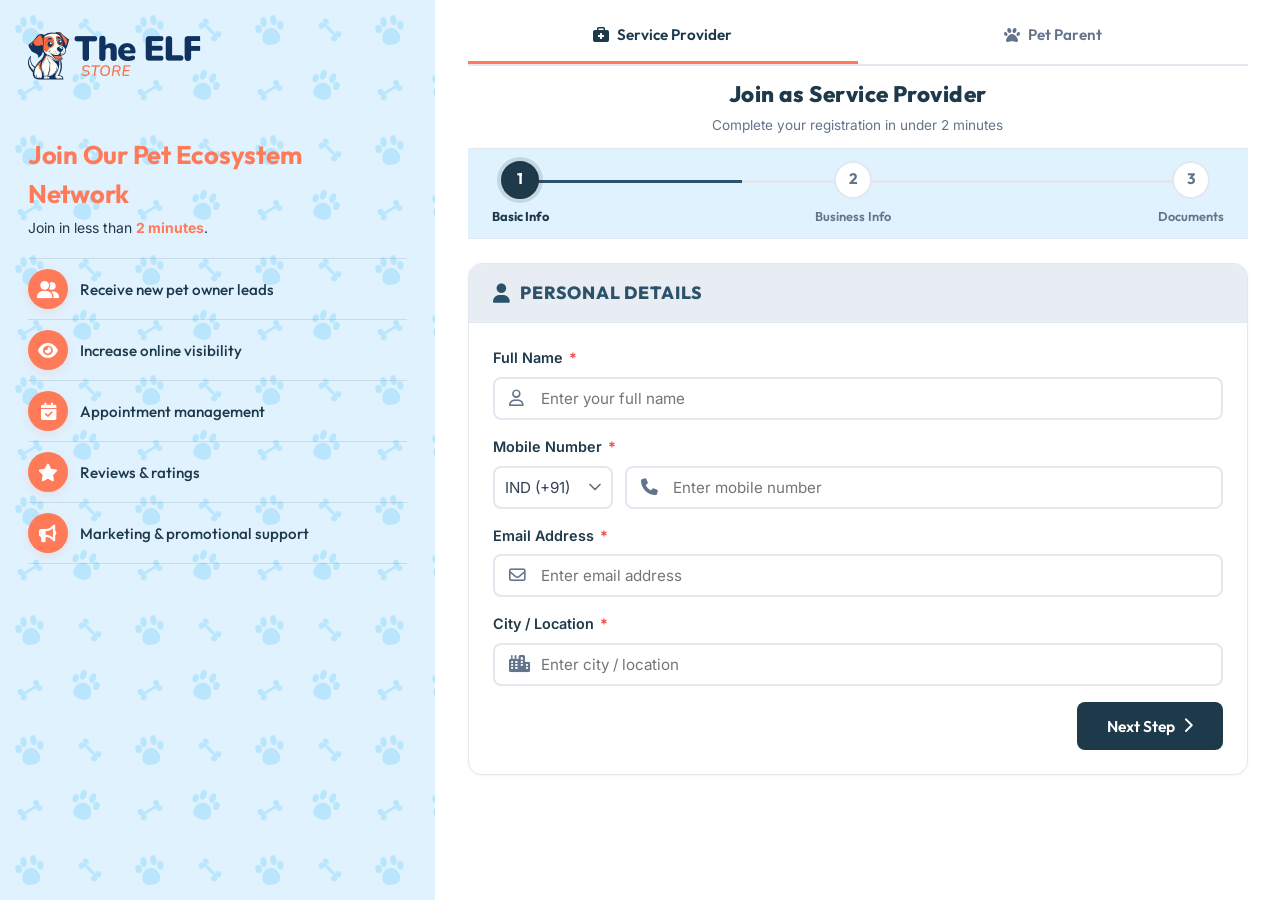
<file: index.html>
<!DOCTYPE html>
<html lang="en">

<head>
    <meta charset="UTF-8">
    <meta name="viewport" content="width=device-width, initial-scale=1.0">
    <title>Service Provider Registration | The ELF Store</title>
    <meta name="description"
        content="Register as a Service Provider on The ELF Store — connect with pet owners, manage appointments, and grow your pet care business.">
    <!-- Google Fonts -->
    <link rel="preconnect" href="https://fonts.googleapis.com">
    <link rel="preconnect" href="https://fonts.gstatic.com" crossorigin>
    <link
        href="https://fonts.googleapis.com/css2?family=Inter:wght@400;500;600;700&family=Outfit:wght@400;500;600;700;800&display=swap"
        rel="stylesheet">
    <!-- FontAwesome for Icons -->
    <link rel="stylesheet" href="https://cdnjs.cloudflare.com/ajax/libs/font-awesome/6.4.0/css/all.min.css">
    <!-- Main Stylesheet -->
    <link rel="stylesheet" href="style.css">
</head>

<body>
    <!-- Main Split Screen Container -->
    <main class="split-container">
        <!-- Left Side: Value Proposition Banner -->
        <section class="value-prop-sidebar">
            <div class="brand-logo-container">
                <a href="#" class="logo-link">
                    <img src="assets/logo.png" alt="The ELF Store" class="brand-logo" id="logoImg"
                        onerror="this.src='https://placehold.co/180x50/1d394a/ffffff?text=The+ELF+Store';">
                </a>
            </div>

            <div class="value-prop-content">
                <h1>Join Our Pet Ecosystem</h1>
                 <h1>Network</h1>
                
                <p class="subtitle-text">Join in less than <strong>2 minutes</strong>.</p>

                <ul class="benefits-list">
                    <li>
                        <span class="benefit-icon-circle"><i class="fa-solid fa-user-group"></i></span>
                        <div class="benefit-detail">
                            <span class="benefit-title">Receive new pet owner leads</span>
                        </div>
                    </li>
                    <li>
                        <span class="benefit-icon-circle"><i class="fa-solid fa-eye"></i></span>
                        <div class="benefit-detail">
                            <span class="benefit-title">Increase online visibility</span>
                        </div>
                    </li>
                    <li>
                        <span class="benefit-icon-circle"><i class="fa-solid fa-calendar-check"></i></span>
                        <div class="benefit-detail">
                            <span class="benefit-title">Appointment management</span>
                        </div>
                    </li>
                    <li>
                        <span class="benefit-icon-circle"><i class="fa-solid fa-star"></i></span>
                        <div class="benefit-detail">
                            <span class="benefit-title">Reviews & ratings</span>
                        </div>
                    </li>
                    <li>
                        <span class="benefit-icon-circle"><i class="fa-solid fa-bullhorn"></i></span>
                        <div class="benefit-detail">
                            <span class="benefit-title">Marketing & promotional support</span>
                        </div>
                    </li>
                </ul>
            </div>

        </section>

        <!-- Right Side: Form Wizard -->
        <section class="form-content-area" id="registration-section">
            <div class="form-container-box">
                <!-- Role Tab Navigation -->
                <div class="role-tabs">
                    <a href="index.html" class="role-tab active" id="tabServiceProvider">
                        <i class="fa-solid fa-briefcase-medical"></i> Service Provider
                    </a>
                    <a href="pet-parent.html" class="role-tab" id="tabPetParent">
                        <i class="fa-solid fa-paw"></i> Pet Parent
                    </a>
                </div>

                <!-- Form Header Title -->
                <div class="form-header-title">
                    <h2>Join as Service Provider</h2>
                    <p class="form-header-subtitle">Complete your registration in under 2 minutes</p>
                </div>

                <!-- Step Progress Indicator -->
                <div class="step-indicator">
                    <div class="step-progress-bar">
                        <div class="step-progress-fill" id="progressFill"></div>
                    </div>
                    <div class="step-node active" data-step="1">
                        <div class="node-circle">1</div>
                        <span class="node-label">Basic Info</span>
                    </div>
                    <div class="step-node" data-step="2">
                        <div class="node-circle">2</div>
                        <span class="node-label">Business Info</span>
                    </div>
                    <div class="step-node" data-step="3">
                        <div class="node-circle">3</div>
                        <span class="node-label">Documents</span>
                    </div>
                </div>

                <!-- Registration Form -->
                <form id="vetRegistrationForm" novalidate>
                    <!-- STEP 1: Basic Information -->
                    <div class="form-step-panel active" id="step1">
                        <h3 class="panel-title"><i class="fa-solid fa-user panel-icon"></i> PERSONAL DETAILS</h3>

                        <div class="form-group">
                            <label for="fullName">Full Name <span class="required">*</span></label>
                            <div class="input-wrapper">
                                <i class="fa-regular fa-user input-icon"></i>
                                <input type="text" id="fullName" name="fullName" placeholder="Enter your full name"
                                    required>
                            </div>
                            <span class="error-message" id="fullNameError">Full Name is required</span>
                        </div>

                        <div class="form-group">
                            <label for="mobileNumber">Mobile Number <span class="required">*</span></label>
                            <div class="phone-input-group">
                                <div class="select-wrapper country-code-wrapper">
                                    <select id="countryCode" name="countryCode" required>
                                        <option value="+91" selected>IND (+91)</option>
                                        <option value="+1">USA (+1)</option>
                                        <option value="+44">GBR (+44)</option>
                                        <option value="+971">ARE (+971)</option>
                                        <option value="+65">SGP (+65)</option>
                                    </select>
                                </div>
                                <div class="input-wrapper phone-number-wrapper">
                                    <i class="fa-solid fa-phone input-icon"></i>
                                    <input type="tel" id="mobileNumber" name="mobileNumber"
                                        placeholder="Enter mobile number" pattern="[0-9]{10}" required>
                                </div>
                            </div>
                            <span class="error-message" id="mobileNumberError">Enter a valid 10-digit mobile
                                number</span>
                        </div>

                        <div class="form-group">
                            <label for="emailAddress">Email Address <span class="required">*</span></label>
                            <div class="input-wrapper">
                                <i class="fa-regular fa-envelope input-icon"></i>
                                <input type="email" id="emailAddress" name="emailAddress"
                                    placeholder="Enter email address" required>
                            </div>
                            <span class="error-message" id="emailAddressError">Enter a valid email address</span>
                        </div>

                        <div class="form-group">
                            <label for="city">City / Location <span class="required">*</span></label>
                            <div class="input-wrapper">
                                <i class="fa-solid fa-city input-icon"></i>
                                <input type="text" id="city" name="city" placeholder="Enter city / location" required>
                            </div>
                            <span class="error-message" id="cityError">City / Location is required</span>
                        </div>


                        <div class="panel-actions single-next">
                            <button type="button" class="btn btn-primary btn-next" data-next="2">Next Step <i
                                    class="fa-solid fa-chevron-right btn-icon-right"></i></button>
                        </div>
                    </div>

                    <!-- STEP 2: Business Information -->
                    <div class="form-step-panel" id="step2">
                        <h3 class="panel-title"><i class="fa-solid fa-building panel-icon"></i> BUSINESS DETAILS
                        </h3>

                        <div class="form-group">
                            <label for="serviceType">Service Type <span class="required">*</span></label>
                            <input type="hidden" id="serviceType" name="serviceType" required>
                            <div class="multiselect-container" id="serviceTypeMultiselect">
                                <div class="multiselect-header">
                                    <div class="multiselect-header-left">
                                        <i class="fa-solid fa-briefcase select-icon"></i>
                                        <span class="multiselect-placeholder">Select service type</span>
                                    </div>
                                    <i class="fa-solid fa-chevron-down arrow-icon"></i>
                                </div>
                                <div class="multiselect-options-panel">
                                    <label class="multiselect-option-item custom-checkbox">
                                        <input type="checkbox" value="Veterinarian">
                                        <span class="checkmark"></span>
                                        <span class="checkbox-text">Veterinarian</span>
                                    </label>
                                    <label class="multiselect-option-item custom-checkbox">
                                        <input type="checkbox" value="Vet Clinic">
                                        <span class="checkmark"></span>
                                        <span class="checkbox-text">Vet Clinic</span>
                                    </label>
                                    <label class="multiselect-option-item custom-checkbox">
                                        <input type="checkbox" value="Groomer">
                                        <span class="checkmark"></span>
                                        <span class="checkbox-text">Groomer</span>
                                    </label>
                                    <label class="multiselect-option-item custom-checkbox">
                                        <input type="checkbox" value="Trainer">
                                        <span class="checkmark"></span>
                                        <span class="checkbox-text">Trainer</span>
                                    </label>
                                    <label class="multiselect-option-item custom-checkbox">
                                        <input type="checkbox" value="Dog Walker">
                                        <span class="checkmark"></span>
                                        <span class="checkbox-text">Dog Walker</span>
                                    </label>
                                    <label class="multiselect-option-item custom-checkbox">
                                        <input type="checkbox" value="Pet Sitter">
                                        <span class="checkmark"></span>
                                        <span class="checkbox-text">Pet Sitter</span>
                                    </label>
                                    <label class="multiselect-option-item custom-checkbox">
                                        <input type="checkbox" value="Boarding Service">
                                        <span class="checkmark"></span>
                                        <span class="checkbox-text">Boarding Service</span>
                                    </label>
                                    <label class="multiselect-option-item custom-checkbox">
                                        <input type="checkbox" value="Pet Hostel">
                                        <span class="checkmark"></span>
                                        <span class="checkbox-text">Pet Hostel</span>
                                    </label>
                                    <label class="multiselect-option-item custom-checkbox">
                                        <input type="checkbox" value="Pet Pharmacy">
                                        <span class="checkmark"></span>
                                        <span class="checkbox-text">Pet Pharmacy</span>
                                    </label>
                                    <label class="multiselect-option-item custom-checkbox">
                                        <input type="checkbox" value="Food Supplier">
                                        <span class="checkmark"></span>
                                        <span class="checkbox-text">Food Supplier</span>
                                    </label>
                                </div>
                            </div>
                            <span class="error-message" id="serviceTypeError">Please select a service type</span>
                        </div>

                        <div class="form-group">
                            <label for="businessName">Business Name <span class="required">*</span></label>
                            <div class="input-wrapper">
                                <i class="fa-solid fa-store input-icon"></i>
                                <input type="text" id="businessName" name="businessName"
                                    placeholder="Enter business / clinic name" required>
                            </div>
                            <span class="error-message" id="businessNameError">Business Name is required</span>
                        </div>

                        <div class="form-group">
                            <label for="experience">Years of Experience <span class="required">*</span></label>
                            <div class="select-wrapper">
                                <i class="fa-solid fa-briefcase select-icon"></i>
                                <select id="experience" name="experience" required>
                                    <option value="" disabled selected>Select experience</option>
                                    <option value="Less than 1 year">Less than 1 year</option>
                                    <option value="1–3 years">1–3 years</option>
                                    <option value="3–5 years">3–5 years</option>
                                    <option value="5+ years">5+ years</option>
                                </select>
                            </div>
                            <span class="error-message" id="experienceError">Please select your experience</span>
                        </div>

                        <div class="form-group" id="serviceAreaGroup">
                            <label>Service Area <span class="helper-text">(City, Locality | Max 3)</span> <span
                                    class="required">*</span></label>
                            <div class="service-area-inputs-container" id="serviceAreaInputsContainer">
                                <div class="input-wrapper">
                                    <i class="fa-solid fa-map-location-dot input-icon"></i>
                                    <input type="text" class="service-area-input"
                                        placeholder="Enter city or locality you serve" required>
                                </div>
                            </div>
                            <div class="add-service-area-trigger-wrapper" style="margin-top: 8px;">
                                <button type="button" class="btn-add-service-area" id="btnAddServiceArea">
                                    <i class="fa-solid fa-plus"></i> Add Service Area
                                </button>
                            </div>
                            <span class="error-message" id="serviceAreaError">Service Area is required</span>
                        </div>

                        <div class="form-group">
                            <label for="businessNumber">Business Mobile Number <span class="required">*</span></label>
                            <div class="phone-input-group">
                                <div class="select-wrapper country-code-wrapper">
                                    <select id="businessCountryCode" name="businessCountryCode" required>
                                        <option value="+91" selected>IND (+91)</option>
                                        <option value="+1">USA (+1)</option>
                                        <option value="+44">GBR (+44)</option>
                                        <option value="+971">ARE (+971)</option>
                                        <option value="+65">SGP (+65)</option>
                                    </select>
                                </div>
                                <div class="input-wrapper phone-number-wrapper">
                                    <i class="fa-solid fa-phone input-icon"></i>
                                    <input type="tel" id="businessNumber" name="businessNumber"
                                        placeholder="Enter business number" pattern="[0-9]{10}" required>
                                </div>
                            </div>
                            <span class="error-message" id="businessNumberError">Enter a valid 10-digit business
                                number</span>

                            <div class="checkbox-wrapper-inline" style="margin-top: 10px;">
                                <label class="custom-checkbox">
                                    <input type="checkbox" id="sameAsMobile" name="sameAsMobile">
                                    <span class="checkmark"></span>
                                    <span class="checkbox-text font-sm">Same as Personal Mobile Number</span>
                                </label>
                            </div>
                        </div>

                        <div class="panel-actions">
                            <button type="button" class="btn btn-outline btn-prev" data-prev="1"><i
                                    class="fa-solid fa-chevron-left btn-icon-left"></i> Back</button>
                            <button type="button" class="btn btn-primary btn-next" data-next="3">Next Step <i
                                    class="fa-solid fa-chevron-right btn-icon-right"></i></button>
                        </div>
                    </div>

                    <!-- STEP 3: Verification & Submit -->
                    <div class="form-step-panel" id="step3">
                        <h3 class="panel-title"><i class="fa-solid fa-file-lines panel-icon"></i> DOCUMENTS</h3>

                        <div class="form-group">
                            <label>Profile Photo <span class="helper-text">(Optional)</span></label>
                            <div class="upload-zone" id="photoUploadZone">
                                <input type="file" id="photoFile" name="photoFile" accept=".jpg,.jpeg,.png"
                                    class="file-input-hidden">
                                <div class="upload-zone-content">
                                    <i class="fa-solid fa-cloud-arrow-up upload-icon"></i>
                                    <p class="upload-text">Choose file, or drag & drop here</p>
                                    <p class="upload-limits">Accepted: JPG, PNG | Max: 5 MB</p>
                                </div>
                                <div class="file-preview-container" id="photoPreview"></div>
                            </div>
                            <span class="error-message" id="photoFileError">Profile Photo is required</span>
                        </div>

                        <div class="form-group">
                            <label>Documents <span class="helper-text">(Optional)</span></label>
                            <div class="upload-zone" id="licenseUploadZone">
                                <input type="file" id="licenseFile" name="licenseFile" accept=".jpg,.jpeg,.png,.pdf"
                                    class="file-input-hidden" multiple>
                                <div class="upload-zone-content">
                                    <i class="fa-solid fa-cloud-arrow-up upload-icon"></i>
                                    <p class="upload-text">Choose files, or drag & drop here</p>
                                    <p class="upload-limits">Accepted: JPG, PNG, PDF | Max: 5 MB each</p>
                                </div>
                            </div>
                            <div class="file-preview-container" id="licensePreview"></div>
                            <span class="error-message" id="licenseFileError">Please upload at least one document</span>
                        </div>

                        <div class="form-group terms-group">
                            <label class="custom-checkbox align-items-start">
                                <input type="checkbox" id="termsAgree" name="termsAgree" required>
                                <span class="checkmark" style="margin-top: 3px;"></span>
                                <span class="checkbox-text font-sm">By continuing, you agree to the <a
                                        href="conditions-of-use.html" class="inline-link"
                                        target="_blank">ELF Conditions of Use</a> and <a
                                        href="privacy-policy.html" class="inline-link"
                                        target="_blank">Privacy Notice</a>. *</span>
                            </label>
                            <span class="error-message" id="termsAgreeError">You must agree to the ELF Conditions of Use
                                and Privacy Notice to proceed</span>
                        </div>

                        <div class="panel-actions">
                            <button type="button" class="btn btn-outline btn-prev" data-prev="2"><i
                                    class="fa-solid fa-chevron-left btn-icon-left"></i> Back</button>
                            <button type="submit" class="btn btn-accent" id="submitFormBtn">
                                <i class="fa-solid fa-paw btn-icon-left"></i> Join the Pet Ecosystem
                            </button>
                        </div>
                    </div>
                </form>

                <!-- Success Screen -->
                <div class="success-screen" id="successScreen">
                    <div class="success-icon-wrapper">
                        <div class="success-ring"></div>
                        <i class="fa-solid fa-check success-check-icon"></i>
                    </div>

                    <h2>Registration Successful! 🎉</h2>
                    <p class="success-msg">Thank you for joining The ELF Store as a Service Provider. Our team will review your application and connect back soon.</p>

                    <div class="success-actions">
                        <button type="button" class="btn btn-primary" id="btnGoBack">Register Another Provider</button>
                    </div>
                </div>
            </div>


        </section>
    </main>
    <!-- Main JS Application -->
    <script src="app.js?v=3"></script>
</body>

</html>
</file>
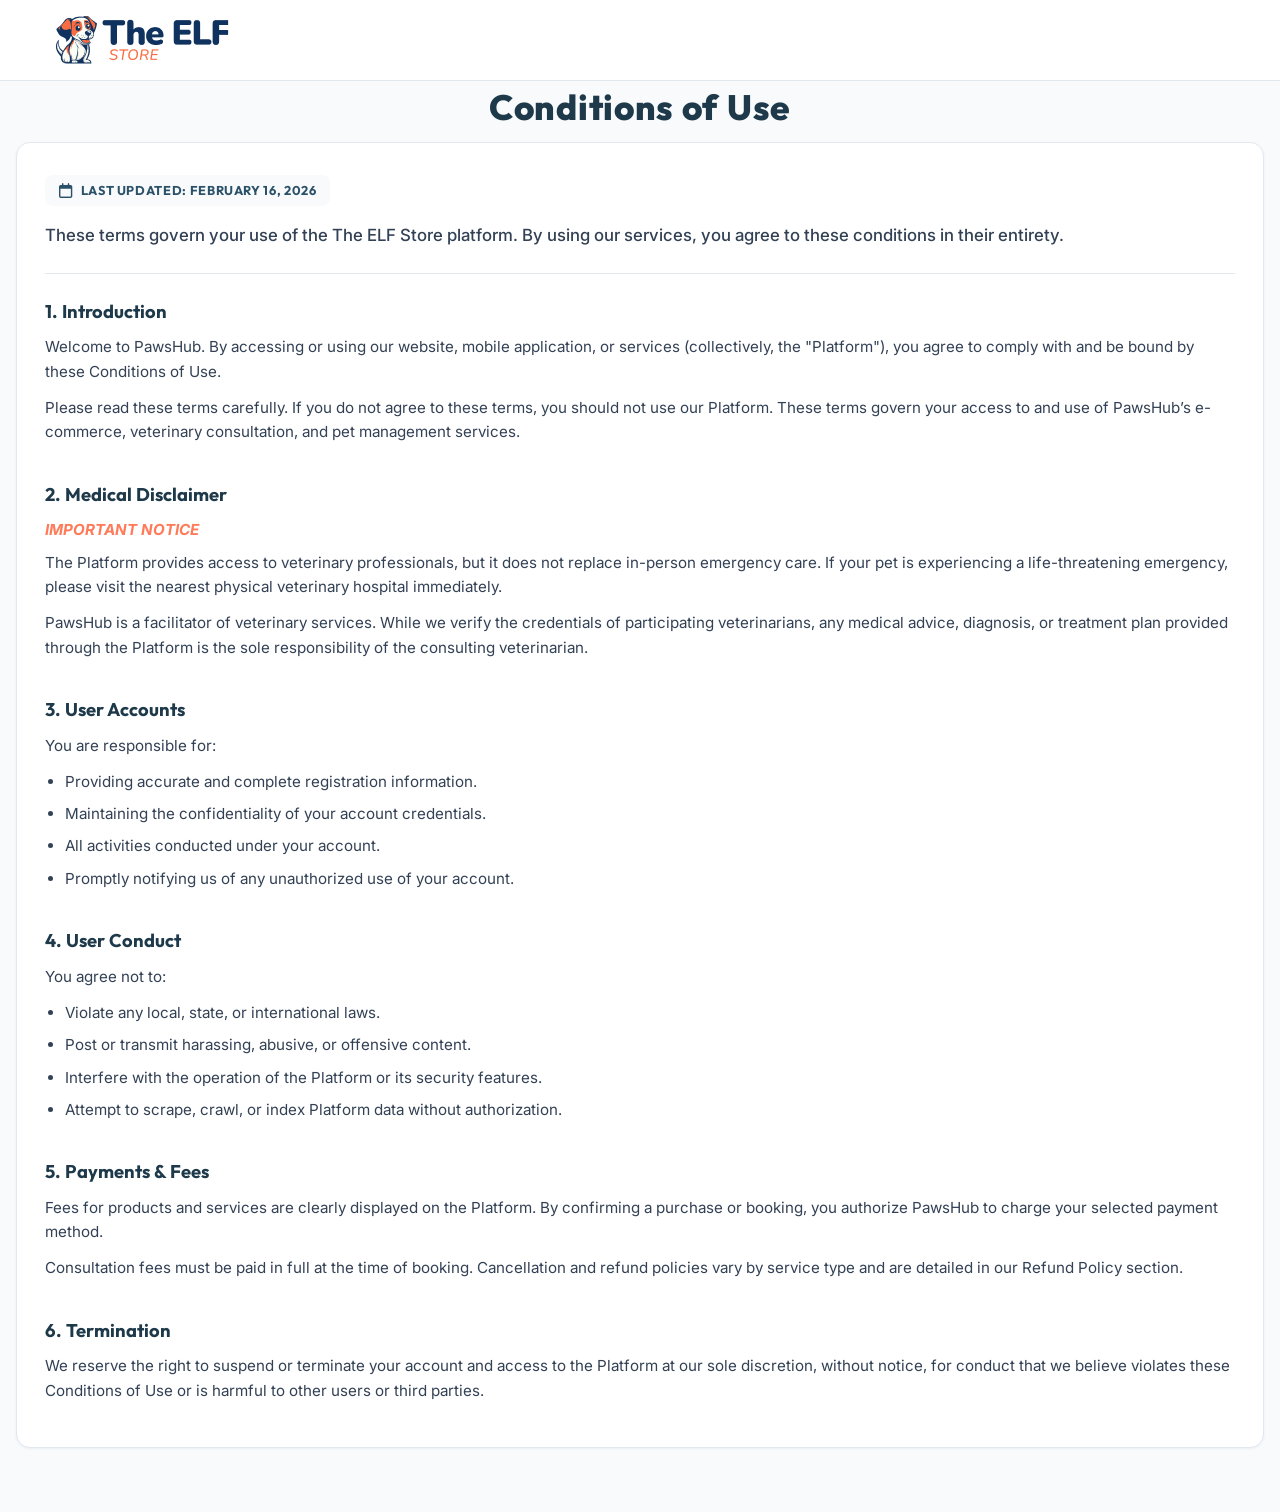
<file: conditions-of-use.html>
<!DOCTYPE html>
<html lang="en">

<head>
    <meta charset="UTF-8">
    <meta name="viewport" content="width=device-width, initial-scale=1.0">
    <title>Conditions of Use | The ELF Store</title>
    <meta name="description"
        content="Read the Conditions of Use for The ELF Store platform. By using our services, you agree to these terms in their entirety.">
    <!-- Google Fonts -->
    <link rel="preconnect" href="https://fonts.googleapis.com">
    <link rel="preconnect" href="https://fonts.gstatic.com" crossorigin>
    <link
        href="https://fonts.googleapis.com/css2?family=Inter:wght@400;500;600;700&family=Outfit:wght@400;500;600;700;800&display=swap"
        rel="stylesheet">
    <!-- FontAwesome for Icons -->
    <link rel="stylesheet" href="https://cdnjs.cloudflare.com/ajax/libs/font-awesome/6.4.0/css/all.min.css">
    <!-- Main Stylesheet -->
    <link rel="stylesheet" href="style.css">
</head>

<body class="privacy-page-body">
    <!-- Top Header Banner for Logo Only -->
    <header class="privacy-header-banner">
        <div class="privacy-logo-container">
            <a href="index.html" class="logo-link">
                <img src="assets/logo.png" alt="The ELF Store" class="brand-logo" id="logoImg"
                    onerror="this.src='https://placehold.co/180x50/1d394a/ffffff?text=The+ELF+Store';">
            </a>
        </div>
    </header>

    <!-- Main Full-Page Content Container -->
    <main class="privacy-main-container">
        <div class="form-container-box">
            <!-- Header Title -->
            <div class="form-header-title" style="border-bottom: none; padding-left: 0; padding-right: 0;">
                <h2>Conditions of Use</h2>
            </div>

            <!-- Content Card Panel -->
            <div class="privacy-card-panel">
                <div class="privacy-last-updated">
                    <i class="fa-regular fa-calendar calendar-icon"></i>
                    <span>LAST UPDATED: FEBRUARY 16, 2026</span>
                </div>

                <p class="privacy-intro-lead">
                    These terms govern your use of the The ELF Store platform. By using our services, you agree to these conditions in their entirety.
                </p>

                <hr class="privacy-divider">

                <div class="privacy-content-body">
                    <section class="privacy-section">
                        <h4>1. Introduction</h4>
                        <p>Welcome to PawsHub. By accessing or using our website, mobile application, or services (collectively, the "Platform"), you agree to comply with and be bound by these Conditions of Use.</p>
                        <p>Please read these terms carefully. If you do not agree to these terms, you should not use our Platform. These terms govern your access to and use of PawsHub’s e-commerce, veterinary consultation, and pet management services.</p>
                    </section>

                    <section class="privacy-section">
                        <h4>2. Medical Disclaimer</h4>
                        <p class="privacy-warning-note" style="font-weight: 700; color: var(--accent); margin-bottom: 8px;">IMPORTANT NOTICE</p>
                        <p>The Platform provides access to veterinary professionals, but it does not replace in-person emergency care. If your pet is experiencing a life-threatening emergency, please visit the nearest physical veterinary hospital immediately.</p>
                        <p>PawsHub is a facilitator of veterinary services. While we verify the credentials of participating veterinarians, any medical advice, diagnosis, or treatment plan provided through the Platform is the sole responsibility of the consulting veterinarian.</p>
                    </section>

                    <section class="privacy-section">
                        <h4>3. User Accounts</h4>
                        <p>You are responsible for:</p>
                        <ul class="privacy-sublist">
                            <li>Providing accurate and complete registration information.</li>
                            <li>Maintaining the confidentiality of your account credentials.</li>
                            <li>All activities conducted under your account.</li>
                            <li>Promptly notifying us of any unauthorized use of your account.</li>
                        </ul>
                    </section>

                    <section class="privacy-section">
                        <h4>4. User Conduct</h4>
                        <p>You agree not to:</p>
                        <ul class="privacy-sublist">
                            <li>Violate any local, state, or international laws.</li>
                            <li>Post or transmit harassing, abusive, or offensive content.</li>
                            <li>Interfere with the operation of the Platform or its security features.</li>
                            <li>Attempt to scrape, crawl, or index Platform data without authorization.</li>
                        </ul>
                    </section>

                    <section class="privacy-section">
                        <h4>5. Payments & Fees</h4>
                        <p>Fees for products and services are clearly displayed on the Platform. By confirming a purchase or booking, you authorize PawsHub to charge your selected payment method.</p>
                        <p>Consultation fees must be paid in full at the time of booking. Cancellation and refund policies vary by service type and are detailed in our Refund Policy section.</p>
                    </section>

                    <section class="privacy-section">
                        <h4>6. Termination</h4>
                        <p>We reserve the right to suspend or terminate your account and access to the Platform at our sole discretion, without notice, for conduct that we believe violates these Conditions of Use or is harmful to other users or third parties.</p>
                    </section>
                </div>
            </div>
        </div>
    </main>
</body>

</html>
</file>
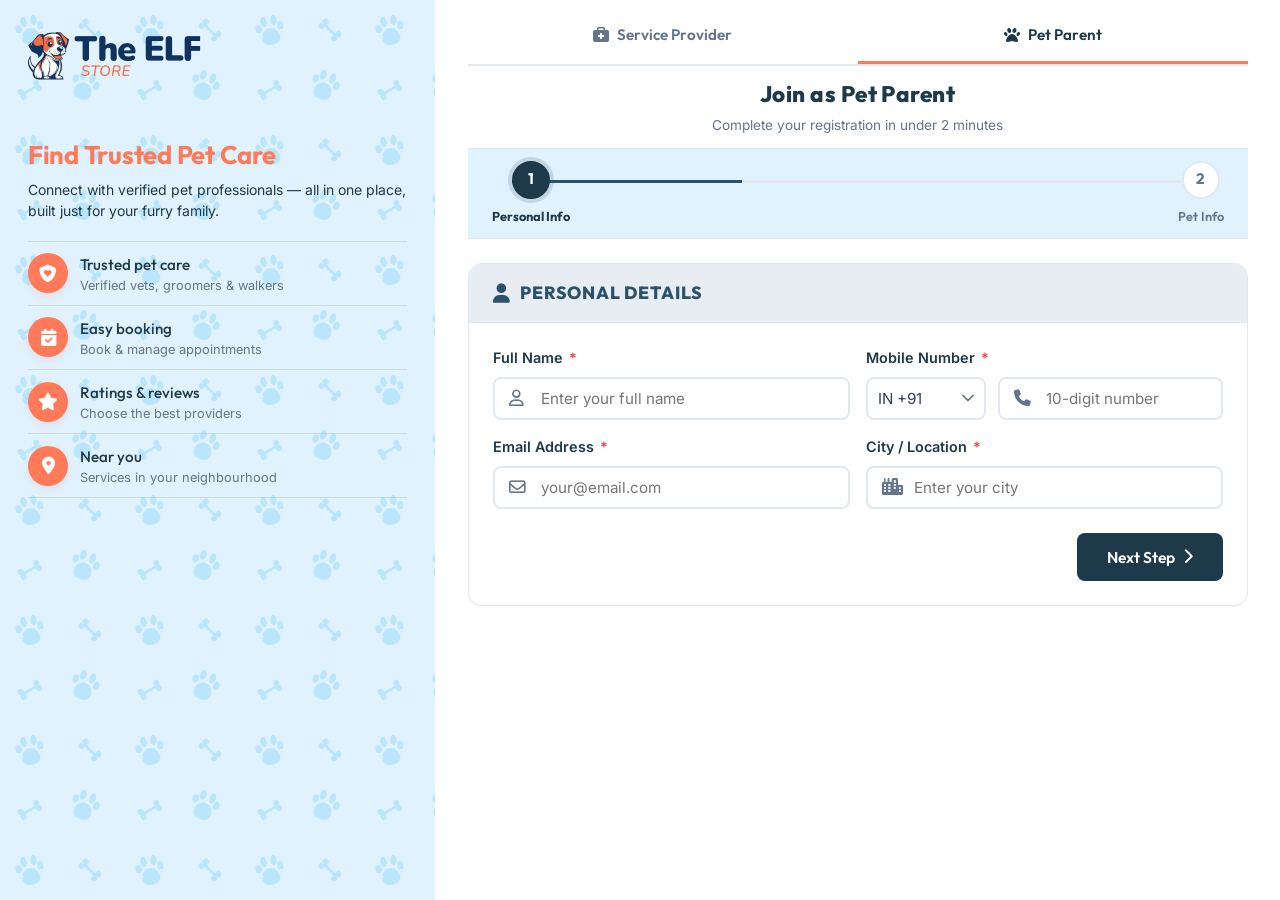
<file: pet-parent.html>
<!DOCTYPE html>
<html lang="en">

<head>
    <meta charset="UTF-8">
    <meta name="viewport" content="width=device-width, initial-scale=1.0">
    <title>Pet Parent Registration | The ELF Store</title>
    <meta name="description"
        content="Join The ELF Store as a Pet Parent — find trusted pet care, connect with verified professionals, and manage your furry family all in one place.">
    <!-- Google Fonts -->
    <link rel="preconnect" href="https://fonts.googleapis.com">
    <link rel="preconnect" href="https://fonts.gstatic.com" crossorigin>
    <link
        href="https://fonts.googleapis.com/css2?family=Inter:wght@400;500;600;700&family=Outfit:wght@400;500;600;700;800&display=swap"
        rel="stylesheet">
    <!-- FontAwesome for Icons -->
    <link rel="stylesheet" href="https://cdnjs.cloudflare.com/ajax/libs/font-awesome/6.4.0/css/all.min.css">
    <!-- Main Stylesheet -->
    <link rel="stylesheet" href="style.css">
    <style>
        /* ─── Pet Parent specific additions ─── */

        /* Password toggle wrapper */
        .password-input-wrapper {
            position: relative;
        }
        .password-input-wrapper input {
            padding-right: 48px;
        }
        .btn-toggle-password {
            position: absolute;
            right: 14px;
            top: 50%;
            transform: translateY(-50%);
            background: none;
            border: none;
            color: var(--text-muted);
            cursor: pointer;
            font-size: 1rem;
            padding: 4px;
            transition: var(--transition);
            z-index: 5;
        }
        .btn-toggle-password:hover {
            color: var(--primary);
        }

        /* Pet type grid */
        .pet-type-grid {
            display: grid;
            grid-template-columns: repeat(auto-fill, minmax(130px, 1fr));
            gap: 10px;
            margin-top: 4px;
        }
        .pet-type-card {
            position: relative;
            cursor: pointer;
        }
        .pet-type-card input[type="radio"] {
            position: absolute;
            opacity: 0;
            width: 0;
            height: 0;
        }
        .pet-type-label {
            display: flex;
            flex-direction: column;
            align-items: center;
            justify-content: center;
            gap: 6px;
            padding: 12px 8px;
            border: 2px solid var(--border-color);
            border-radius: var(--radius-sm);
            background: #F8FAFC;
            font-family: 'Outfit', sans-serif;
            font-size: 0.875rem;
            font-weight: 600;
            color: var(--text-muted);
            transition: var(--transition);
            cursor: pointer;
        }
        .pet-type-label i {
            font-size: 1.4rem;
        }
        .pet-type-card input[type="radio"]:checked + .pet-type-label {
            border-color: var(--primary);
            background: var(--accent-light);
            color: var(--primary);
            box-shadow: var(--shadow-md);
        }
        .pet-type-card:hover .pet-type-label {
            border-color: var(--primary-light);
            background: var(--white);
            transform: translateY(-2px);
            box-shadow: var(--shadow-sm);
        }

        /* How did you hear section */
        .hear-about-grid {
            display: grid;
            grid-template-columns: repeat(auto-fill, minmax(155px, 1fr));
            gap: 10px;
            margin-top: 4px;
        }
        .hear-about-item {
            display: flex;
            align-items: center;
            gap: 10px;
            padding: 10px 12px;
            border: 1.5px solid var(--border-color);
            border-radius: var(--radius-sm);
            background: #F8FAFC;
            cursor: pointer;
            transition: var(--transition);
        }
        .hear-about-item:hover {
            border-color: var(--primary-light);
            background: var(--white);
        }
        .hear-about-item:has(input:checked) {
            border-color: var(--primary);
            background: var(--accent-light);
        }
        .hear-about-item input[type="checkbox"] {
            accent-color: var(--primary);
            width: 15px;
            height: 15px;
            flex-shrink: 0;
            cursor: pointer;
        }
        .hear-about-item label {
            font-size: 0.85rem;
            font-weight: 500;
            color: var(--text-color);
            cursor: pointer;
            margin: 0;
        }

        /* Two-column form row layout */
        .form-row-2col {
            display: grid;
            grid-template-columns: 1fr 1fr;
            gap: 16px;
        }
        @media (max-width: 580px) {
            .form-row-2col {
                grid-template-columns: 1fr;
            }
            .pet-type-grid {
                grid-template-columns: repeat(3, 1fr);
            }
        }

        /* Step 2 extra panel padding wrapper */
        .form-step-panel > .form-row-2col {
            padding-left: 24px;
            padding-right: 24px;
        }
        @media (max-width: 580px) {
            .form-step-panel > .form-row-2col {
                padding-left: 16px;
                padding-right: 16px;
            }
        }

        /* Age input with unit */
        .age-input-group {
            display: flex;
            align-items: center;
            gap: 10px;
        }
        .age-input-group .input-wrapper {
            flex: 1;
        }
        .age-unit-select {
            flex: 0 0 110px;
        }

        /* Success screen receipt for pet parent */
        .success-pet-info {
            display: flex;
            align-items: center;
            gap: 12px;
            background: var(--accent-light);
            border-radius: var(--radius-md);
            padding: 16px 20px;
            margin: 20px auto 28px;
            max-width: 400px;
        }
        .success-pet-icon {
            font-size: 2.2rem;
            color: var(--accent);
        }
        .success-pet-text p {
            margin: 0;
            font-size: 0.9rem;
            color: var(--text-muted);
        }
        .success-pet-text strong {
            color: var(--primary);
            font-size: 1rem;
        }
    </style>
</head>

<body>
    <!-- Main Split Screen Container -->
    <main class="split-container">
        <!-- Left Side: Value Proposition Banner -->
        <section class="value-prop-sidebar">
            <div class="brand-logo-container">
                <a href="#" class="logo-link">
                    <img src="assets/logo.png" alt="The ELF Store" class="brand-logo" id="logoImg"
                        onerror="this.src='https://placehold.co/180x50/1d394a/ffffff?text=The+ELF+Store';">
                </a>
            </div>

            <div class="value-prop-content">
                <h1>Find Trusted Pet Care</h1>
                <p class="subtitle-text">Connect with verified pet professionals — all in one place, built just for
                    your furry family.</p>

                <ul class="benefits-list">
                    <li>
                        <span class="benefit-icon-circle"><i class="fa-solid fa-shield-heart"></i></span>
                        <div class="benefit-detail">
                            <span class="benefit-title">Trusted pet care</span>
                            <span style="font-size:0.8rem;color:var(--text-muted);display:block;">Verified vets, groomers &amp; walkers</span>
                        </div>
                    </li>
                    <li>
                        <span class="benefit-icon-circle"><i class="fa-solid fa-calendar-check"></i></span>
                        <div class="benefit-detail">
                            <span class="benefit-title">Easy booking</span>
                            <span style="font-size:0.8rem;color:var(--text-muted);display:block;">Book &amp; manage appointments</span>
                        </div>
                    </li>
                    <li>
                        <span class="benefit-icon-circle"><i class="fa-solid fa-star"></i></span>
                        <div class="benefit-detail">
                            <span class="benefit-title">Ratings &amp; reviews</span>
                            <span style="font-size:0.8rem;color:var(--text-muted);display:block;">Choose the best providers</span>
                        </div>
                    </li>
                    <li>
                        <span class="benefit-icon-circle"><i class="fa-solid fa-location-dot"></i></span>
                        <div class="benefit-detail">
                            <span class="benefit-title">Near you</span>
                            <span style="font-size:0.8rem;color:var(--text-muted);display:block;">Services in your neighbourhood</span>
                        </div>
                    </li>

                </ul>
            </div>
        </section>

        <!-- Right Side: Pet Parent Form -->
        <section class="form-content-area" id="registration-section">
            <div class="form-container-box">
                <!-- Role Tab Navigation -->
                <div class="role-tabs">
                    <a href="index.html" class="role-tab" id="tabServiceProvider">
                        <i class="fa-solid fa-briefcase-medical"></i> Service Provider
                    </a>
                    <a href="pet-parent.html" class="role-tab active" id="tabPetParent">
                        <i class="fa-solid fa-paw"></i> Pet Parent
                    </a>
                </div>

                <!-- Form Header Title -->
                <div class="form-header-title">
                    <h2>Join as Pet Parent</h2>
                    <p class="form-header-subtitle">Complete your registration in under 2 minutes</p>
                </div>

                <!-- Step Progress Indicator -->
                <div class="step-indicator">
                    <div class="step-progress-bar">
                        <div class="step-progress-fill" id="progressFill"></div>
                    </div>
                    <div class="step-node active" data-step="1">
                        <div class="node-circle">1</div>
                        <span class="node-label">Personal Info</span>
                    </div>
                    <div class="step-node" data-step="2">
                        <div class="node-circle">2</div>
                        <span class="node-label">Pet Info</span>
                    </div>

                </div>

                <!-- Pet Parent Registration Form -->
                <form id="petParentForm" novalidate>

                    <!-- STEP 1: Personal Information -->
                    <div class="form-step-panel active" id="step1">
                        <h3 class="panel-title"><i class="fa-solid fa-user panel-icon"></i> PERSONAL DETAILS</h3>

                        <!-- Full Name & Mobile Number -->
                        <div class="form-row-2col">
                            <div class="form-group">
                                <label for="ppFullName">Full Name <span class="required">*</span></label>
                                <div class="input-wrapper">
                                    <i class="fa-regular fa-user input-icon"></i>
                                    <input type="text" id="ppFullName" name="ppFullName"
                                        placeholder="Enter your full name" required>
                                </div>
                                <span class="error-message" id="ppFullNameError">Full Name is required</span>
                            </div>

                            <div class="form-group">
                                <label for="ppMobile">Mobile Number <span class="required">*</span></label>
                                <div class="phone-input-group">
                                    <div class="select-wrapper country-code-wrapper">
                                        <select id="ppCountryCode" name="ppCountryCode">
                                            <option value="+91" selected>IN +91</option>
                                            <option value="+1">USA +1</option>
                                            <option value="+44">GBR +44</option>
                                            <option value="+971">ARE +971</option>
                                            <option value="+65">SGP +65</option>
                                        </select>
                                    </div>
                                    <div class="input-wrapper phone-number-wrapper">
                                        <i class="fa-solid fa-phone input-icon"></i>
                                        <input type="tel" id="ppMobile" name="ppMobile"
                                            placeholder="10-digit number" pattern="[0-9]{10}" required>
                                    </div>
                                </div>
                                <span class="error-message" id="ppMobileError">Enter a valid 10-digit mobile number</span>
                            </div>
                        </div>

                        <!-- Email & City -->
                        <div class="form-row-2col">
                            <div class="form-group">
                                <label for="ppEmail">Email Address <span class="required">*</span></label>
                                <div class="input-wrapper">
                                    <i class="fa-regular fa-envelope input-icon"></i>
                                    <input type="email" id="ppEmail" name="ppEmail"
                                        placeholder="your@email.com" required>
                                </div>
                                <span class="error-message" id="ppEmailError">Enter a valid email address</span>
                            </div>

                            <div class="form-group">
                                <label for="ppCity">City / Location <span class="required">*</span></label>
                                <div class="input-wrapper">
                                    <i class="fa-solid fa-city input-icon"></i>
                                    <input type="text" id="ppCity" name="ppCity"
                                        placeholder="Enter your city" required>
                                </div>
                                <span class="error-message" id="ppCityError">City / Location is required</span>
                            </div>
                        </div>

                        <div class="panel-actions single-next">
                            <button type="button" class="btn btn-primary btn-next" data-next="2">Next Step <i
                                    class="fa-solid fa-chevron-right btn-icon-right"></i></button>
                        </div>
                    </div>

                    <!-- STEP 2: Your Pet -->
                    <div class="form-step-panel" id="step2">
                        <h3 class="panel-title"><i class="fa-solid fa-paw panel-icon"></i>PET DETAILS</h3>

                        <!-- Pet Name & Pet Type -->
                        <div class="form-row-2col">
                            <div class="form-group">
                                <label for="ppPetName">Pet Name <span class="required">*</span></label>
                                <div class="input-wrapper">
                                    <i class="fa-solid fa-paw input-icon"></i>
                                    <input type="text" id="ppPetName" name="ppPetName"
                                        placeholder="What is your pet called?" required>
                                </div>
                                <span class="error-message" id="ppPetNameError">Pet Name is required</span>
                            </div>

                            <div>
                                <div class="form-group" style="margin-bottom: 0;">
                                    <label for="ppPetType">Pet Type <span class="required">*</span></label>
                                    <div class="select-wrapper">
                                        <i class="fa-solid fa-dog select-icon"></i>
                                        <select id="ppPetType" name="ppPetType" required>
                                            <option value="" disabled selected>Select pet type</option>
                                            <option value="Dog">Dog</option>
                                            <option value="Cat">Cat</option>
                                            <option value="Bird">Bird</option>
                                            <option value="Rabbit">Rabbit</option>
                                            <option value="Fish">Fish</option>
                                            <option value="Hamster">Hamster</option>
                                            <option value="Turtle">Turtle</option>
                                            <option value="Other">Other</option>
                                        </select>
                                    </div>
                                    <span class="error-message" id="ppPetTypeError">Please select a pet type</span>
                                </div>
                                <div class="form-group" id="ppOtherPetTypeGroup" style="display: none; margin-top: 12px; margin-bottom: 0;">
                                    <div class="input-wrapper">
                                        <i class="fa-solid fa-pen input-icon"></i>
                                        <input type="text" id="ppOtherPetType" name="ppOtherPetType" placeholder="Specify other pet type">
                                    </div>
                                    <span class="error-message" id="ppOtherPetTypeError">Please specify the pet type</span>
                                </div>
                            </div>
                        </div>

                        <!-- Breed & Pet Age -->
                        <div class="form-row-2col">
                            <div class="form-group">
                                <label for="ppBreed">Breed <span class="helper-text">(Optional)</span></label>
                                <div class="input-wrapper">
                                    <i class="fa-solid fa-dna input-icon"></i>
                                    <input type="text" id="ppBreed" name="ppBreed"
                                        placeholder="e.g. Labrador, Persian">
                                </div>
                            </div>

                            <div class="form-group">
                                <label for="ppPetAge">Pet Age <span class="helper-text">(optional)</span></label>
                                <div class="select-wrapper">
                                    <i class="fa-solid fa-cake-candles select-icon"></i>
                                    <select id="ppPetAge" name="ppPetAge">
                                        <option value="" disabled selected>Select age range</option>
                                        <option value="Under 1 year">Under 1 year</option>
                                        <option value="1–3 years">1–3 years</option>
                                        <option value="3–7 years">3–7 years</option>
                                        <option value="7+ years">7+ years</option>
                                    </select>
                                </div>
                            </div>
                        </div>

                        <!-- Pet Gender -->
                        <div class="form-group">
                            <label for="ppPetGender">Pet Gender <span class="required">*</span></label>
                            <div class="select-wrapper">
                                <i class="fa-solid fa-venus-mars select-icon"></i>
                                <select id="ppPetGender" name="ppPetGender" required>
                                    <option value="" disabled selected>Select gender</option>
                                    <option value="Male">Male</option>
                                    <option value="Female">Female</option>
                                </select>
                            </div>
                            <span class="error-message" id="ppPetGenderError">Please select gender</span>
                        </div>

                        <!-- Services Needed -->
                        <div class="form-group">
                            <label>Services Needed <span class="helper-text">(Select all that apply)</span></label>
                            <div class="services-checkbox-grid" id="servicesNeededGrid">
                                <label class="service-checkbox-item custom-checkbox">
                                    <input type="checkbox" name="services" value="Veterinary Care">
                                    <span class="checkmark"></span>
                                    <span class="checkbox-text">Veterinary Care</span>
                                </label>
                                <label class="service-checkbox-item custom-checkbox">
                                    <input type="checkbox" name="services" value="Grooming">
                                    <span class="checkmark"></span>
                                    <span class="checkbox-text">Grooming</span>
                                </label>
                                <label class="service-checkbox-item custom-checkbox">
                                    <input type="checkbox" name="services" value="Dog Walking">
                                    <span class="checkmark"></span>
                                    <span class="checkbox-text">Dog Walking</span>
                                </label>
                                <label class="service-checkbox-item custom-checkbox">
                                    <input type="checkbox" name="services" value="Pet Boarding">
                                    <span class="checkmark"></span>
                                    <span class="checkbox-text">Pet Boarding</span>
                                </label>
                                <label class="service-checkbox-item custom-checkbox">
                                    <input type="checkbox" name="services" value="Training">
                                    <span class="checkmark"></span>
                                    <span class="checkbox-text">Training</span>
                                </label>
                                <label class="service-checkbox-item custom-checkbox">
                                    <input type="checkbox" name="services" value="Pet Sitting">
                                    <span class="checkmark"></span>
                                    <span class="checkbox-text">Pet Sitting</span>
                                </label>
                            </div>
                        </div>

                        <!-- Terms & Conditions -->
                        <div class="form-group terms-group" style="margin-top: 16px;">
                            <label class="custom-checkbox align-items-start">
                                <input type="checkbox" id="ppTermsAgree" name="ppTermsAgree" required>
                                <span class="checkmark" style="margin-top: 3px;"></span>
                                <span class="checkbox-text font-sm">By continuing, you agree to the <a
                                        href="conditions-of-use.html" class="inline-link"
                                        target="_blank">ELF Conditions of Use</a> and <a
                                        href="privacy-policy.html" class="inline-link"
                                        target="_blank">Privacy Notice</a>. *</span>
                            </label>
                            <span class="error-message" id="ppTermsAgreeError">You must agree to the ELF Conditions of Use and Privacy Notice to proceed</span>
                        </div>

                        <div class="panel-actions">
                            <button type="button" class="btn btn-outline btn-prev" data-prev="1"><i
                                    class="fa-solid fa-chevron-left btn-icon-left"></i> Back</button>
                            <button type="submit" class="btn btn-accent" id="ppSubmitBtn">
                                <i class="fa-solid fa-paw btn-icon-left"></i> Join as Pet Parent
                            </button>
                        </div>
                    </div>

                </form>

                <!-- Success Screen -->
                <div class="success-screen" id="successScreen">
                    <div class="success-icon-wrapper">
                        <div class="success-ring"></div>
                        <i class="fa-solid fa-check success-check-icon"></i>
                    </div>

                    <h2>Registration Successful! 🎉</h2>
                    <p class="success-msg">Your Pet Parent account has been created successfully. Start exploring trusted pet care services near you!</p>



                    <div class="success-actions">
                        <button type="button" class="btn btn-primary" id="btnGoBack">Register Another Pet Parent</button>
                    </div>
                </div>

            </div>
        </section>
    </main>

    <!-- Pet Parent Form JS -->
    <script>
        document.addEventListener("DOMContentLoaded", () => {
            const form = document.getElementById("petParentForm");
            const steps = Array.from(document.querySelectorAll(".form-step-panel"));
            const stepNodes = Array.from(document.querySelectorAll(".step-node"));
            const progressFill = document.getElementById("progressFill");
            const successScreen = document.getElementById("successScreen");
            const btnGoBack = document.getElementById("btnGoBack");

            let currentStep = 1;

            // ─── Step 1 fields ───
            const ppFullName = document.getElementById("ppFullName");
            const ppMobile = document.getElementById("ppMobile");
            const ppEmail = document.getElementById("ppEmail");
            const ppCity = document.getElementById("ppCity");

            // ─── Step 2 fields ───
            const ppPetName = document.getElementById("ppPetName");
            const ppPetType = document.getElementById("ppPetType");
            const ppPetAge = document.getElementById("ppPetAge");
            const ppPetGender = document.getElementById("ppPetGender");

            // ─── Step 3 fields ───
            const ppTermsAgree = document.getElementById("ppTermsAgree");

            // ─── Validation helpers ───
            function validateEmail(email) {
                return /^[a-zA-Z0-9._%+-]+@[a-zA-Z0-9.-]+\.[a-zA-Z]{2,}$/.test(String(email).toLowerCase());
            }

            function setFieldState(element, isValid, errorMsg) {
                const group = element.closest(".form-group");
                if (!group) return;
                const errorLabel = group.querySelector(".error-message");
                const isTouched = element.dataset.touched === "true";

                if (isTouched) {
                    if (isValid) {
                        group.classList.remove("error-state");
                        group.classList.add("success-state");
                        if (errorLabel) errorLabel.style.display = "none";
                    } else {
                        group.classList.remove("success-state");
                        group.classList.add("error-state");
                        if (errorLabel) {
                            if (errorMsg) errorLabel.textContent = errorMsg;
                            errorLabel.style.display = "block";
                        }
                    }
                } else {
                    group.classList.remove("success-state", "error-state");
                    if (errorLabel) errorLabel.style.display = "none";
                }
            }

            function validateField(input) {
                const id = input.id;
                const val = (input.type === "checkbox") ? input.checked : input.value.trim();

                if (id === "ppCountryCode" || id === "ppAgeUnit") return true;

                if (input.hasAttribute("required") && !val) {
                    setFieldState(input, false);
                    return false;
                }

                if (id === "ppFullName" && val.length < 2) {
                    setFieldState(input, false, "Name must be at least 2 characters");
                    return false;
                }
                if (id === "ppMobile" && !/^\d{10}$/.test(val)) {
                    setFieldState(input, false, "Please enter a valid 10-digit number");
                    return false;
                }
                if (id === "ppEmail" && !validateEmail(val)) {
                    setFieldState(input, false, "Please enter a valid email address");
                    return false;
                }
                if (id === "ppCity" && val.length < 2) {
                    setFieldState(input, false, "City / Location is required");
                    return false;
                }
                if (id === "ppPetName" && val.length < 1) {
                    setFieldState(input, false, "Pet Name is required");
                    return false;
                }


                if (id === "ppTermsAgree" && !input.checked) {
                    setFieldState(input, false, "You must agree to the ELF Conditions of Use and Privacy Notice to proceed");
                    return false;
                }

                setFieldState(input, true);
                return true;
            }

            // ─── Other Pet Type Toggle ───
            const ppOtherPetTypeGroup = document.getElementById("ppOtherPetTypeGroup");
            const ppOtherPetType = document.getElementById("ppOtherPetType");
            
            ppPetType.addEventListener("change", (e) => {
                if (e.target.value === "Other") {
                    ppOtherPetTypeGroup.style.display = "block";
                    ppOtherPetType.setAttribute("required", "true");
                } else {
                    ppOtherPetTypeGroup.style.display = "none";
                    ppOtherPetType.removeAttribute("required");
                    ppOtherPetType.value = "";
                    ppOtherPetType.dataset.touched = "false";
                    ppOtherPetTypeGroup.classList.remove("error-state", "success-state");
                    const err = ppOtherPetTypeGroup.querySelector(".error-message");
                    if (err) err.style.display = "none";
                }
            });

            // Attach real-time listeners
            const allInputs = form.querySelectorAll("input, select");
            allInputs.forEach(input => {
                const eventType = (input.type === "checkbox" || input.type === "radio" || input.tagName === "SELECT") ? "change" : "input";
                input.addEventListener(eventType, () => {
                    input.dataset.dirty = "true";
                    input.dataset.touched = "true";
                    validateField(input);
                });
                input.addEventListener("blur", () => {
                    if (input.dataset.dirty === "true") input.dataset.touched = "true";
                    validateField(input);
                });
            });

            // ─── Step panel validation ───
            function validateStepPanel(stepNum) {
                let isPanelValid = true;
                const panel = document.getElementById(`step${stepNum}`);
                if (!panel) return false;

                const inputs = panel.querySelectorAll("input[required], select[required]");
                inputs.forEach(input => {
                    input.dataset.touched = "true";
                    if (!validateField(input)) isPanelValid = false;
                });
                return isPanelValid;
            }

            // ─── Wizard UI update ───
            function updateWizardUI() {
                steps.forEach((step, i) => {
                    step.classList.toggle("active", i + 1 === currentStep);
                });
                stepNodes.forEach((node, i) => {
                    const n = i + 1;
                    node.classList.toggle("active", n === currentStep);
                    node.classList.toggle("completed", n < currentStep);
                });
                const pct = (currentStep / steps.length) * 100;
                progressFill.style.width = `${pct}%`;
                document.getElementById("registration-section").scrollIntoView({ behavior: "smooth" });
            }

            // Next / Prev buttons
            document.querySelectorAll(".btn-next").forEach(btn => {
                btn.addEventListener("click", () => {
                    const target = parseInt(btn.getAttribute("data-next"), 10);
                    if (validateStepPanel(target - 1)) {
                        currentStep = target;
                        updateWizardUI();
                    }
                });
            });
            document.querySelectorAll(".btn-prev").forEach(btn => {
                btn.addEventListener("click", () => {
                    currentStep = parseInt(btn.getAttribute("data-prev"), 10);
                    updateWizardUI();
                });
            });

            // ─── Form submit ───
            form.addEventListener("submit", (e) => {
                e.preventDefault();
                if (!validateStepPanel(2)) return;

                const petName = ppPetName.value.trim();
                let petType = ppPetType.value;
                if (petType === "Other") {
                    petType = ppOtherPetType.value.trim() || "Other Pet";
                }
                const petAge = ppPetAge.value;



                // Save to localStorage
                const regId = `PP-2026-${Math.floor(1000 + Math.random() * 9000)}`;
                const data = {
                    id: regId,
                    fullName: ppFullName.value.trim(),
                    mobile: document.getElementById("ppCountryCode").value + " " + ppMobile.value.trim(),
                    email: ppEmail.value.trim(),
                    city: ppCity.value.trim(),
                    petName,
                    petType,
                    petAge: petAge,
                    petGender: ppPetGender.value,
                    submittedAt: new Date().toISOString()
                };
                const list = JSON.parse(localStorage.getItem("pet_parent_registrations") || "[]");
                list.push(data);
                localStorage.setItem("pet_parent_registrations", JSON.stringify(list));

                // Fade out → show success
                form.style.opacity = 0;
                const stepIndicator = document.querySelector(".step-indicator");
                const formHeader = document.querySelector(".form-header-title");
                if (stepIndicator) stepIndicator.style.opacity = 0;
                if (formHeader) formHeader.style.opacity = 0;

                setTimeout(() => {
                    form.style.display = "none";
                    if (stepIndicator) stepIndicator.style.display = "none";
                    if (formHeader) formHeader.style.display = "none";
                    successScreen.style.display = "block";
                    successScreen.style.opacity = 0;
                    let op = 0;
                    const fade = setInterval(() => {
                        if (op >= 1) { clearInterval(fade); }
                        else { op += 0.1; successScreen.style.opacity = op; }
                    }, 30);
                    document.getElementById("registration-section").scrollIntoView({ behavior: "smooth" });
                }, 300);
            });

            // ─── Go Back / Reset ───
            btnGoBack.addEventListener("click", () => {
                form.reset();
                form.querySelectorAll("input, select").forEach(input => {
                    delete input.dataset.touched;
                    delete input.dataset.dirty;
                });
                form.querySelectorAll(".form-group").forEach(group => {
                    group.classList.remove("success-state", "error-state");
                    const errLabel = group.querySelector(".error-message");
                    if (errLabel) errLabel.style.display = "none";
                });

                successScreen.style.display = "none";
                const stepIndicator = document.querySelector(".step-indicator");
                const formHeader = document.querySelector(".form-header-title");
                if (stepIndicator) { stepIndicator.style.display = "flex"; stepIndicator.style.opacity = 1; }
                if (formHeader) { formHeader.style.display = "block"; formHeader.style.opacity = 1; }
                form.style.display = "block";
                form.style.opacity = 1;
                currentStep = 1;
                updateWizardUI();
            });
        });
    </script>
</body>

</html>
</file>
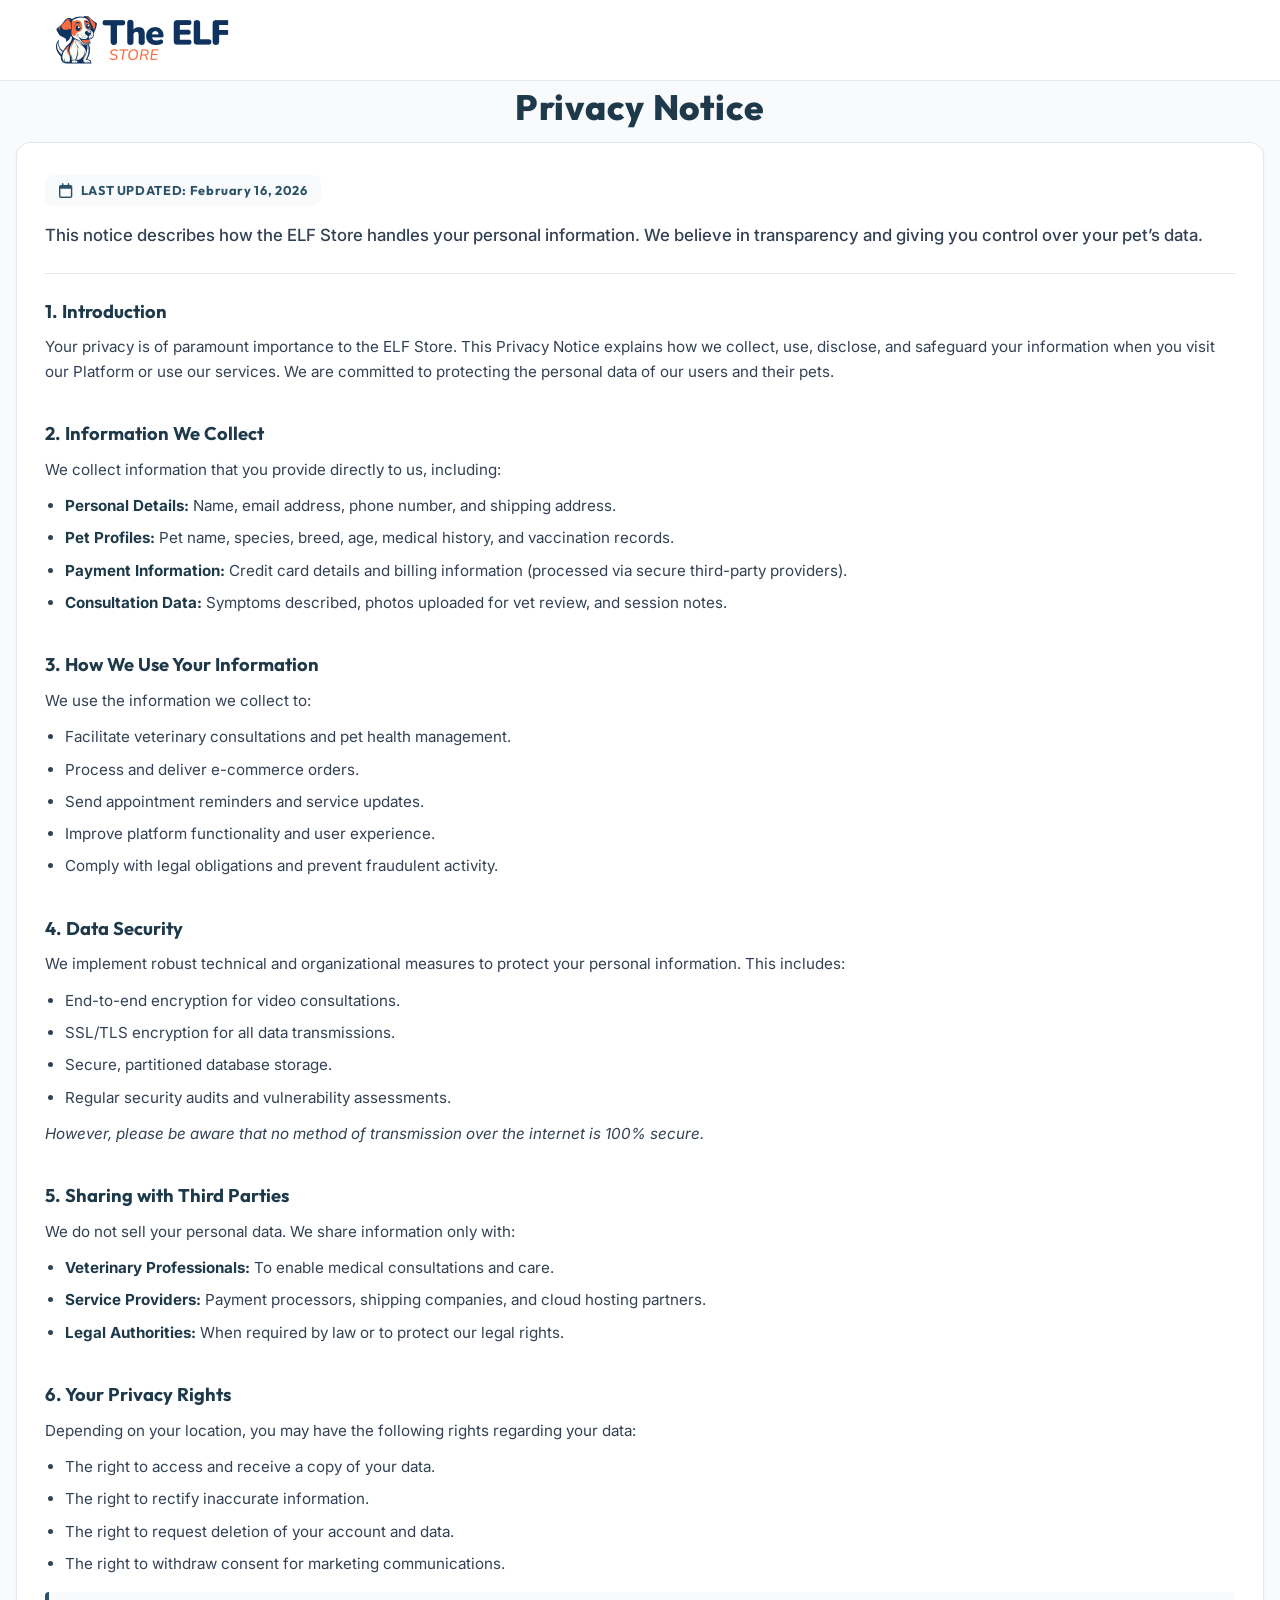
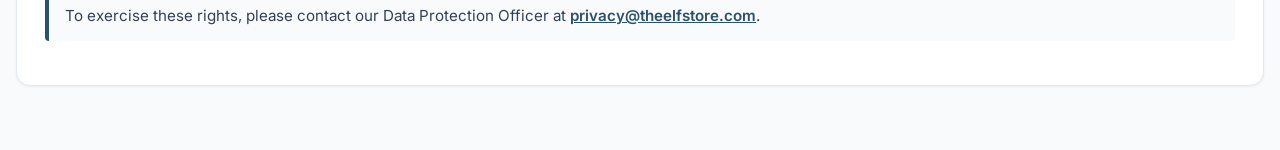
<file: privacy-policy.html>
<!DOCTYPE html>
<html lang="en">

<head>
    <meta charset="UTF-8">
    <meta name="viewport" content="width=device-width, initial-scale=1.0">
    <title>Privacy Notice | The ELF Store</title>
    <meta name="description"
        content="Read the Privacy Notice of The ELF Store to learn how we handle, process, and protect your personal and pet information.">
    <!-- Google Fonts -->
    <link rel="preconnect" href="https://fonts.googleapis.com">
    <link rel="preconnect" href="https://fonts.gstatic.com" crossorigin>
    <link
        href="https://fonts.googleapis.com/css2?family=Inter:wght@400;500;600;700&family=Outfit:wght@400;500;600;700;800&display=swap"
        rel="stylesheet">
    <!-- FontAwesome for Icons -->
    <link rel="stylesheet" href="https://cdnjs.cloudflare.com/ajax/libs/font-awesome/6.4.0/css/all.min.css">
    <!-- Main Stylesheet -->
    <link rel="stylesheet" href="style.css">
</head>

<body class="privacy-page-body">
    <!-- Top Header Banner for Logo Only -->
    <header class="privacy-header-banner">
        <div class="privacy-logo-container">
            <a href="index.html" class="logo-link">
                <img src="assets/logo.png" alt="The ELF Store" class="brand-logo" id="logoImg"
                    onerror="this.src='https://placehold.co/180x50/1d394a/ffffff?text=The+ELF+Store';">
            </a>
        </div>
    </header>

    <!-- Main Full-Page Content Container -->
    <main class="privacy-main-container">
        <div class="form-container-box">
            <!-- Header Title -->
            <div class="form-header-title" style="border-bottom: none; padding-left: 0; padding-right: 0;">
                <h2>Privacy Notice</h2>
            </div>

            <!-- Content Card Panel -->
            <div class="privacy-card-panel">
                <div class="privacy-last-updated">
                    <i class="fa-regular fa-calendar calendar-icon"></i>
                    <span>LAST UPDATED: February 16, 2026</span>
                </div>

                <p class="privacy-intro-lead">
                    This notice describes how the ELF Store handles your personal information. We believe in transparency and giving you control over your pet’s data.
                </p>

                <hr class="privacy-divider">

                <div class="privacy-content-body">
                    <section class="privacy-section">
                        <h4>1. Introduction</h4>
                        <p>Your privacy is of paramount importance to the ELF Store. This Privacy Notice explains how we collect, use, disclose, and safeguard your information when you visit our Platform or use our services. We are committed to protecting the personal data of our users and their pets.</p>
                    </section>

                    <section class="privacy-section">
                        <h4>2. Information We Collect</h4>
                        <p>We collect information that you provide directly to us, including:</p>
                        <ul class="privacy-sublist">
                            <li><strong>Personal Details:</strong> Name, email address, phone number, and shipping address.</li>
                            <li><strong>Pet Profiles:</strong> Pet name, species, breed, age, medical history, and vaccination records.</li>
                            <li><strong>Payment Information:</strong> Credit card details and billing information (processed via secure third-party providers).</li>
                            <li><strong>Consultation Data:</strong> Symptoms described, photos uploaded for vet review, and session notes.</li>
                        </ul>
                    </section>

                    <section class="privacy-section">
                        <h4>3. How We Use Your Information</h4>
                        <p>We use the information we collect to:</p>
                        <ul class="privacy-sublist">
                            <li>Facilitate veterinary consultations and pet health management.</li>
                            <li>Process and deliver e-commerce orders.</li>
                            <li>Send appointment reminders and service updates.</li>
                            <li>Improve platform functionality and user experience.</li>
                            <li>Comply with legal obligations and prevent fraudulent activity.</li>
                        </ul>
                    </section>

                    <section class="privacy-section">
                        <h4>4. Data Security</h4>
                        <p>We implement robust technical and organizational measures to protect your personal information. This includes:</p>
                        <ul class="privacy-sublist">
                            <li>End-to-end encryption for video consultations.</li>
                            <li>SSL/TLS encryption for all data transmissions.</li>
                            <li>Secure, partitioned database storage.</li>
                            <li>Regular security audits and vulnerability assessments.</li>
                        </ul>
                        <p class="privacy-warning-note">However, please be aware that no method of transmission over the internet is 100% secure.</p>
                    </section>

                    <section class="privacy-section">
                        <h4>5. Sharing with Third Parties</h4>
                        <p>We do not sell your personal data. We share information only with:</p>
                        <ul class="privacy-sublist">
                            <li><strong>Veterinary Professionals:</strong> To enable medical consultations and care.</li>
                            <li><strong>Service Providers:</strong> Payment processors, shipping companies, and cloud hosting partners.</li>
                            <li><strong>Legal Authorities:</strong> When required by law or to protect our legal rights.</li>
                        </ul>
                    </section>

                    <section class="privacy-section">
                        <h4>6. Your Privacy Rights</h4>
                        <p>Depending on your location, you may have the following rights regarding your data:</p>
                        <ul class="privacy-sublist">
                            <li>The right to access and receive a copy of your data.</li>
                            <li>The right to rectify inaccurate information.</li>
                            <li>The right to request deletion of your account and data.</li>
                            <li>The right to withdraw consent for marketing communications.</li>
                        </ul>
                        <p class="privacy-contact-info">To exercise these rights, please contact our Data Protection Officer at <a href="mailto:privacy@theelfstore.com" class="inline-link">privacy@theelfstore.com</a>.</p>
                    </section>
                </div>
            </div>
        </div>
    </main>
</body>

</html>
</file>
<file: style.css>
/* Premium Forest Green CSS Design System for DigiMabble Pet Ecosystem */

:root {
    --primary: #1D394A;
    /* Deep Navy Blue */
    --primary-light: #2C526A;
    /* Lighter Navy for secondary elements */
    --primary-hover: #142834;
    /* Darker Navy for hover */
    --accent: #FF7A59;
    /* Orange Accent from Logo */
    --accent-hover: #E56747;
    /* Darker Orange for Hover */
    --accent-light: #FFF0EB;
    /* Very Light Orange Accent */
    --background: #F8FAFC;
    /* Soft blue-grey off-white background */
    --card-bg: #FFFFFF;
    --text-color: #334155;
    /* Slate dark text */
    --text-muted: #64748B;
    /* Slate gray muted text */
    --border-color: #E2E8F0;
    /* Light border */
    --border-focus: #1D394A;
    --success: #10B981;
    /* Success Green */
    --error: #EF4444;
    /* Error Red */
    --white: #FFFFFF;

    --shadow-sm: 0 1px 3px rgba(29, 57, 74, 0.05);
    --shadow-md: 0 4px 12px rgba(29, 57, 74, 0.06);
    --shadow-lg: 0 10px 25px rgba(29, 57, 74, 0.08);
    --shadow-xl: 0 20px 40px rgba(29, 57, 74, 0.12);

    --radius-sm: 8px;
    --radius-md: 14px;
    --radius-lg: 20px;
    --transition: all 0.3s cubic-bezier(0.4, 0, 0.2, 1);
}

/* Base Reset */
* {
    margin: 0;
    padding: 0;
    box-sizing: border-box;
}

html {
    scroll-behavior: smooth;
    font-size: 16px;
}

body {
    font-family: 'Inter', sans-serif;
    background-color: var(--white);
    color: var(--text-color);
    line-height: 1.5;
    -webkit-font-smoothing: antialiased;
    overflow-x: hidden;
}

h1,
h2,
h3,
h4,
h5,
h6 {
    font-family: 'Outfit', sans-serif;
    color: var(--primary);
    font-weight: 700;
}

/* Core Buttons */
.btn {
    display: inline-flex;
    align-items: center;
    justify-content: center;
    font-family: 'Outfit', sans-serif;
    font-weight: 600;
    padding: 12px 28px;
    border-radius: var(--radius-sm);
    border: 2px solid transparent;
    cursor: pointer;
    transition: var(--transition);
    text-decoration: none;
    font-size: 0.975rem;
    outline: none;
}

.btn-primary {
    background-color: var(--primary);
    color: var(--white);
}

.btn-primary:hover {
    background-color: var(--primary-hover);
    transform: translateY(-2px);
    box-shadow: 0 6px 16px rgba(29, 57, 74, 0.2);
}

.btn-outline {
    background-color: transparent;
    border-color: var(--primary);
    color: var(--primary);
}

.btn-outline:hover {
    background-color: var(--primary);
    color: var(--white);
    transform: translateY(-1px);
}

.btn-accent {
    background-color: var(--accent);
    color: var(--white);
    font-size: 1.05rem;
    border-radius: var(--radius-md);
    box-shadow: 0 4px 12px rgba(255, 122, 89, 0.2);
}

.btn-accent:hover {
    background-color: var(--accent-hover);
    transform: translateY(-2px);
    box-shadow: 0 8px 20px rgba(255, 122, 89, 0.35);
}

.btn-lg {
    padding: 15px 36px;
    width: 100%;
}

.btn-icon-left {
    margin-right: 8px;
}

.btn-icon-right {
    margin-left: 8px;
}

.required {
    color: var(--error);
    margin-left: 2px;
}

.font-sm {
    font-size: 0.875rem;
}

/* Split-Screen Layout styling */
.split-container {
    display: flex;
    min-height: 100vh;
    width: 100%;
}

/* Left value proposition sidebar */
.value-prop-sidebar {
    width: 34%;
    background-color: #e0f2fe;
    /* Soft light sky blue */
    background-image: url("data:image/svg+xml,%3Csvg xmlns='http://www.w3.org/2000/svg' width='120' height='120' viewBox='0 0 120 120'%3E%3Cg transform='translate(10, 10) rotate(-10 20 20)' fill='%23bae6fd'%3E%3Cpath d='M 20 18 C 14 18, 11 24, 11 28 C 11 33, 15 35, 20 35 C 25 35, 29 33, 29 28 C 29 24, 26 18, 20 18 Z'/%3E%3Cellipse cx='9' cy='17' rx='3.2' ry='4.2'/%3E%3Cellipse cx='15' cy='11' rx='3.2' ry='5.2'/%3E%3Cellipse cx='25' cy='11' rx='3.2' ry='5.2'/%3E%3Cellipse cx='31' cy='17' rx='3.2' ry='4.2'/%3E%3C/g%3E%3Cg transform='translate(70, 10) rotate(45 20 20)' fill='%23bae6fd'%3E%3Ccircle cx='11' cy='17' r='3'/%3E%3Ccircle cx='11' cy='23' r='3'/%3E%3Ccircle cx='29' cy='17' r='3'/%3E%3Ccircle cx='29' cy='23' r='3'/%3E%3Crect x='11' y='18.5' width='18' height='3'/%3E%3C/g%3E%3Cg transform='translate(65, 65) rotate(20 20 20)' fill='%23bae6fd'%3E%3Cpath d='M 20 18 C 14 18, 11 24, 11 28 C 11 33, 15 35, 20 35 C 25 35, 29 33, 29 28 C 29 24, 26 18, 20 18 Z'/%3E%3Cellipse cx='9' cy='17' rx='3.2' ry='4.2'/%3E%3Cellipse cx='15' cy='11' rx='3.2' ry='5.2'/%3E%3Cellipse cx='25' cy='11' rx='3.2' ry='5.2'/%3E%3Cellipse cx='31' cy='17' rx='3.2' ry='4.2'/%3E%3C/g%3E%3Cg transform='translate(10, 70) rotate(-30 20 20)' fill='%23bae6fd'%3E%3Ccircle cx='11' cy='17' r='3'/%3E%3Ccircle cx='11' cy='23' r='3'/%3E%3Ccircle cx='29' cy='17' r='3'/%3E%3Ccircle cx='29' cy='23' r='3'/%3E%3Crect x='11' y='18.5' width='18' height='3'/%3E%3C/g%3E%3C/svg%3E");
    background-repeat: repeat;
    padding: 32px 28px;
    display: flex;
    flex-direction: column;
    justify-content: flex-start;
    border-right: none;
    position: sticky;
    top: 0;
    height: 100vh;
    overflow: hidden;
    align-self: flex-start;
}

.brand-logo-container,
.value-prop-content {
    max-width: 500px;
    width: 100%;
    margin-left: 0;
    margin-right: auto;
    position: relative;
    z-index: 2;
}

.brand-logo-container {
    margin-bottom: 24px;
}



.brand-logo {
    height: 48px;
    width: auto;
    object-fit: contain;
    display: block;
}

.value-prop-content {
    margin-top: 36px;
    /* Push content down a little */
    padding: 0;
}

.value-prop-content h1 {
    font-size: 1.6rem;
    /* Slightly smaller */
    line-height: 1.2;
    margin-bottom: 8px;
    letter-spacing: -0.01em;
    color: #FF7A59;
    /* Dark Orange */
}

.subtitle-text {
    font-size: 0.875rem;
    /* Slightly smaller */
    color: var(--primary);
    /* Deep Navy Blue */
    margin-bottom: 16px;
}

.subtitle-text strong {
    color: #FF7A59;
    /* Dark Orange */
}

.benefits-list {
    list-style: none;
    display: flex;
    flex-direction: column;
    gap: 0;
    margin-top: 20px;
}

.benefits-list li {
    display: flex;
    align-items: center;
    gap: 12px;
    padding: 10px 0;
    border-bottom: 1px solid rgba(29, 57, 74, 0.12);
    /* Faint underline divider */
}

.benefits-list li:first-child {
    border-top: 1px solid rgba(29, 57, 74, 0.12);
    /* Top divider line */
}

.benefit-icon-circle {
    width: 40px;
    /* Reduced circle size */
    height: 40px;
    background-color: #FF7A59;
    /* Keep the original orange color theme */
    color: #FFFFFF;
    border-radius: 50%;
    display: flex;
    align-items: center;
    justify-content: center;
    font-size: 1.1rem;
    /* Reduced icon size */
    flex-shrink: 0;
    box-shadow: 0 3px 8px rgba(255, 122, 89, 0.15);
}

.benefit-title {
    font-family: 'Outfit', sans-serif;
    font-weight: 500;
    font-size: 0.95rem;
    /* Reduced clean text size */
    color: var(--primary);
    /* Keep the deep navy color */
    line-height: 1.35;
}


/* Right form container area */
.form-content-area {
    width: 66%;
    background-color: var(--white);
    padding: 10px 16px;
    display: flex;
    flex-direction: column;
    justify-content: flex-start;
    align-items: center;
}

.form-container-box {
    position: relative;
    /* Added relative positioning for background pets */
    background-color: transparent;
    border-radius: var(--radius-lg);
    box-shadow: none;
    width: 100%;
    max-width: 780px;
    overflow: visible;
}

/* Form Header Title */
.form-header-title {
    padding: 12px 24px;
    background-color: transparent;
    text-align: center;
    border-bottom: 1px solid var(--border-color);
    transition: var(--transition);
}

.form-header-title h2 {
    color: var(--primary);
    font-size: 1.4rem;
    font-weight: 800;
    margin: 0;
    font-family: 'Outfit', sans-serif;
    letter-spacing: 0.02em;
}

/* Step indicator header */
.step-indicator {
    display: flex;
    justify-content: space-between;
    position: relative;
    padding: 12px 24px;
    background-color: #e0f2fe;
    /* Light blue color matching the left sidebar background */
    border-bottom: 1px solid var(--border-color);
    transition: var(--transition);
}

.step-progress-bar {
    position: absolute;
    top: 31px;
    left: 44px;
    right: 44px;
    height: 3px;
    background-color: #E2E8F0;
    z-index: 1;
}

.step-progress-fill {
    width: 33.33%;
    height: 100%;
    background-color: var(--primary-light);
    transition: var(--transition);
}

.step-node {
    display: flex;
    flex-direction: column;
    align-items: center;
    z-index: 2;
    position: relative;
}

.node-circle {
    width: 38px;
    height: 38px;
    border-radius: 50%;
    background-color: var(--white);
    border: 2px solid var(--border-color);
    color: var(--text-muted);
    display: flex;
    align-items: center;
    justify-content: center;
    font-weight: 700;
    font-family: 'Outfit', sans-serif;
    font-size: 0.95rem;
    transition: var(--transition);
}

.node-label {
    margin-top: 8px;
    font-size: 0.8rem;
    font-weight: 600;
    color: var(--text-muted);
    font-family: 'Outfit', sans-serif;
    transition: var(--transition);
}

.step-node.active .node-circle {
    border-color: var(--primary);
    background-color: var(--primary);
    color: var(--white);
    box-shadow: 0 0 0 4px rgba(29, 57, 74, 0.15);
}

.step-node.active .node-label {
    color: var(--primary);
    font-weight: 700;
}

.step-node.completed .node-circle {
    border-color: var(--primary-light);
    background-color: var(--white);
    color: var(--primary-light);
}

.step-node.completed .node-label {
    color: var(--primary-light);
}

/* Wizard Form Panels */
.form-step-panel {
    display: none;
    background-color: var(--white);
    border: 1px solid var(--border-color);
    /* Lightened thin card border */
    border-radius: var(--radius-md);
    overflow: hidden;
    /* Clips the header title's background to rounded corners */
    margin-top: 24px;
    /* Creates a gap to prevent collision with the step indicator */
    margin-bottom: 24px;
    box-shadow: var(--shadow-sm);
    animation: slideUpFade 0.4s ease-out;
    padding: 0;
    /* Cleared padding to let panel-title span full width */
}

.form-step-panel.active {
    display: block;
}

@keyframes slideUpFade {
    from {
        opacity: 0;
        transform: translateY(15px);
    }

    to {
        opacity: 1;
        transform: translateY(0);
    }
}

.panel-title {
    font-size: 1.1rem;
    margin-top: 0;
    margin-bottom: 24px;
    display: flex;
    align-items: center;
    gap: 10px;
    color: var(--primary-light);
    letter-spacing: 0.05em;
    font-weight: 800;
    background-color: #e8edf3;
    /* Keeping the user's requested gray */
    border-bottom: 1px solid var(--border-color);
    /* Thin bottom border under header */
    border-top: none;
    border-left: none;
    border-right:
        none;
    border-radius: 0;
    /* Let it fill the top of the bordered card */
    padding: 16px 24px;
}

/* Internal padding for form fields and content within the bordered card */
.form-step-panel>.form-group,
.form-step-panel>.terms-group {
    padding-left: 24px;
    padding-right: 24px;
}

.form-step-panel>.panel-actions {
    padding-left: 24px;
    padding-right: 24px;
    padding-bottom: 24px;
    margin-top: 8px;
}

.panel-icon {
    font-size: 1.2rem;
}

/* Input Fields styling */
.form-group {
    margin-bottom: 16px;
    position: relative;
}

label {
    display: block;
    font-size: 0.9rem;
    font-weight: 600;
    margin-bottom: 8px;
    color: var(--primary);
}

.helper-text {
    font-size: 0.8rem;
    color: var(--text-muted);
    font-weight: 400;
}

.input-wrapper,
.select-wrapper {
    position: relative;
    display: flex;
    align-items: center;
    width: 100%;
}

.input-wrapper input,
.select-wrapper select {
    width: 100%;
    padding: 10px 16px 10px 46px;
    border: 2px solid var(--border-color);
    border-radius: var(--radius-sm);
    font-family: 'Inter', sans-serif;
    font-size: 0.95rem;
    color: var(--text-color);
    outline: none;
    transition: var(--transition);
    background-color: var(--white);
}

.select-wrapper select {
    appearance: none;
    cursor: pointer;
    background-image: url("data:image/svg+xml,%3Csvg xmlns='http://www.w3.org/2000/svg' fill='none' viewBox='0 0 24 24' stroke='%23607366' stroke-width='2.5'%3E%3Cpath stroke-linecap='round' stroke-linejoin='round' d='M19.5 8.25l-7.5 7.5-7.5-7.5'/%3E%3C/svg%3E");
    background-repeat: no-repeat;
    background-position: right 16px center;
    background-size: 16px;
    padding-right: 48px;
}

.input-icon,
.select-icon {
    position: absolute;
    left: 16px;
    color: var(--text-muted);
    font-size: 1.05rem;
    pointer-events: none;
    transition: var(--transition);
}

/* Focus and validation states */
.input-wrapper input:focus,
.select-wrapper select:focus {
    border-color: var(--border-focus);
    background-color: var(--white);
    box-shadow: 0 0 0 4px rgba(29, 57, 74, 0.1);
}

.input-wrapper input:focus+.input-icon,
.select-wrapper select:focus+.select-icon {
    color: var(--primary-light);
}

.form-group.success-state input,
.form-group.success-state select {
    border-color: var(--success);
    background-color: #F0FDF4;
}

.form-group.error-state input,
.form-group.error-state select {
    border-color: var(--error);
    background-color: #FFF5F5;
}

.error-message {
    display: none;
    color: var(--error);
    font-size: 0.8rem;
    font-weight: 500;
    margin-top: 6px;
    animation: fadeIn 0.25s ease;
}

.form-group.error-state .error-message {
    display: block;
}

@keyframes fadeIn {
    from {
        opacity: 0;
    }

    to {
        opacity: 1;
    }
}

/* Phone details layout */
.phone-input-group {
    display: flex;
    gap: 12px;
}

.country-code-wrapper {
    flex: 0 0 120px;
}

.phone-input-group .country-code-wrapper select {
    padding-left: 10px;
    padding-right: 24px;
    background-position: right 8px center;
}

.phone-number-wrapper {
    flex: 1;
}

/* Checkbox and switch overrides */
.custom-checkbox {
    display: inline-flex;
    align-items: flex-start;
    position: relative;
    cursor: pointer;
    user-select: none;
    padding: 4px 0;
}

.custom-checkbox input {
    position: absolute;
    opacity: 0;
    cursor: pointer;
    height: 0;
    width: 0;
}

.checkmark {
    position: relative;
    display: inline-block;
    height: 18px;
    width: 18px;
    background-color: #F1F5F9;
    border: 2px solid var(--border-color);
    border-radius: 4px;
    margin-right: 10px;
    flex-shrink: 0;
    transition: var(--transition);
}

.custom-checkbox:hover input~.checkmark {
    background-color: #E2E8F0;
    border-color: var(--text-muted);
}

.custom-checkbox input:checked~.checkmark {
    background-color: var(--primary-light);
    border-color: var(--primary-light);
}

.checkmark:after {
    content: "";
    position: absolute;
    display: none;
}

.custom-checkbox input:checked~.checkmark:after {
    display: block;
}

.custom-checkbox .checkmark:after {
    left: 5px;
    top: 1px;
    width: 4px;
    height: 9px;
    border: solid var(--white);
    border-width: 0 2px 2px 0;
    transform: rotate(45deg);
}

.checkbox-text {
    color: var(--text-color);
    font-weight: 500;
}

.custom-checkbox input:checked~.checkbox-text {
    color: var(--primary);
    font-weight: 600;
}

.terms-group {
    background-color: var(--background);
    padding: 14px 18px;
    border-radius: var(--radius-sm);
    border: 1px dashed var(--border-color);
}

.inline-link {
    color: var(--primary-light);
    text-decoration: underline;
    font-weight: 600;
}

.inline-link:hover {
    color: var(--primary-hover);
}

/* File Upload drag and drop box */
.upload-zone {
    border: 2px dashed var(--border-color);
    background-color: var(--background);
    border-radius: var(--radius-md);
    padding: 24px;
    text-align: center;
    cursor: pointer;
    transition: var(--transition);
    position: relative;
}

.upload-zone:hover,
.upload-zone.dragover {
    border-color: var(--primary-light);
    background-color: rgba(56, 142, 60, 0.02);
}

.file-input-hidden {
    position: absolute;
    width: 100%;
    height: 100%;
    top: 0;
    left: 0;
    opacity: 0;
    cursor: pointer;
    z-index: 10;
}

.upload-icon {
    font-size: 2rem;
    color: var(--primary-light);
    margin-bottom: 8px;
    transition: var(--transition);
}

.upload-zone:hover .upload-icon {
    transform: translateY(-3px);
}

.upload-text {
    font-weight: 600;
    font-size: 0.9rem;
    color: var(--text-color);
    margin-bottom: 4px;
}

.upload-limits {
    font-size: 0.75rem;
    color: var(--text-muted);
}

/* File Preview box */
.file-preview-container {
    display: none;
    margin-top: 10px;
    padding: 10px 14px;
    background-color: var(--white);
    border-radius: var(--radius-sm);
    border: 1px solid var(--border-color);
    text-align: left;
}

.preview-content {
    display: flex;
    align-items: center;
    gap: 12px;
}

.file-preview-container .preview-content+.preview-content {
    margin-top: 8px;
    padding-top: 8px;
    border-top: 1px solid var(--border-color);
}

.preview-thumb {
    width: 40px;
    height: 40px;
    border-radius: 4px;
    object-fit: cover;
    border: 1px solid #E2E8F0;
    display: flex;
    align-items: center;
    justify-content: center;
    background-color: var(--background);
    color: var(--primary);
    font-size: 1.3rem;
}

.preview-details {
    flex: 1;
    overflow: hidden;
}

.preview-name {
    font-size: 0.8rem;
    font-weight: 600;
    color: var(--text-color);
    white-space: nowrap;
    overflow: hidden;
    text-overflow: ellipsis;
}

.preview-size {
    font-size: 0.7rem;
    color: var(--text-muted);
}

.btn-remove-file {
    background: transparent;
    border: none;
    color: var(--text-muted);
    cursor: pointer;
    font-size: 1.05rem;
    padding: 4px;
    border-radius: 50%;
    display: flex;
    align-items: center;
    justify-content: center;
    transition: var(--transition);
}

.btn-remove-file:hover {
    color: var(--error);
    background-color: #FEE2E2;
}

/* Actions Panel */
.panel-actions {
    display: flex;
    justify-content: space-between;
    gap: 16px;
    margin-top: 8px;
}

.single-next {
    display: flex;
    justify-content: flex-end;
}

/* Success details design */
.success-screen {
    display: none;
    padding: 50px 30px;
    text-align: center;
    animation: scaleIn 0.5s cubic-bezier(0.34, 1.56, 0.64, 1);
}

@keyframes scaleIn {
    from {
        opacity: 0;
        transform: scale(0.95);
    }

    to {
        opacity: 1;
        transform: scale(1);
    }
}

.success-icon-wrapper {
    position: relative;
    width: 76px;
    height: 76px;
    margin: 0 auto 24px;
    display: flex;
    align-items: center;
    justify-content: center;
}

.success-ring {
    position: absolute;
    width: 100%;
    height: 100%;
    border-radius: 50%;
    background-color: #DCFCE7;
    animation: pulseGlow 2s infinite;
}

@keyframes pulseGlow {
    0% {
        transform: scale(1);
        opacity: 1;
    }

    50% {
        transform: scale(1.15);
        opacity: 0.6;
    }

    100% {
        transform: scale(1);
        opacity: 1;
    }
}

.success-check-icon {
    font-size: 2.1rem;
    color: #16A34A;
    z-index: 2;
}

.success-screen h2 {
    font-size: 2rem;
    margin-bottom: 8px;
}

.success-msg {
    color: var(--text-muted);
    font-size: 0.95rem;
    margin-bottom: 30px;
}

/* Summary receipt ticket */
.receipt-card {
    background-color: var(--background);
    border: 1px solid var(--border-color);
    border-radius: var(--radius-md);
    max-width: 440px;
    margin: 0 auto 30px;
    box-shadow: var(--shadow-sm);
    text-align: left;
    position: relative;
    overflow: hidden;
}

.receipt-card::before,
.receipt-card::after {
    content: '';
    position: absolute;
    width: 18px;
    height: 18px;
    background-color: var(--white);
    border-radius: 50%;
    top: 45px;
    z-index: 10;
}

.receipt-card::before {
    left: -9px;
    border-right: 1px solid var(--border-color);
}

.receipt-card::after {
    right: -9px;
    border-left: 1px solid var(--border-color);
}

.receipt-header {
    padding: 16px 20px;
    display: flex;
    justify-content: space-between;
    align-items: center;
    background-color: rgba(0, 0, 0, 0.02);
}

.receipt-badge {
    background-color: #FFF9DB;
    color: #F59F00;
    padding: 4px 10px;
    border-radius: 50px;
    font-size: 0.7rem;
    font-weight: 700;
    display: inline-flex;
    align-items: center;
    gap: 6px;
}

.receipt-id {
    font-family: 'Outfit', sans-serif;
    font-size: 0.8rem;
    font-weight: 700;
    color: var(--primary);
}

.receipt-divider {
    border-bottom: 2px dashed var(--border-color);
    margin: 0 8px;
}

.receipt-body {
    padding: 20px;
}

.receipt-row {
    display: flex;
    justify-content: space-between;
    margin-bottom: 10px;
}

.receipt-row:last-child {
    margin-bottom: 0;
}

.receipt-label {
    font-size: 0.8rem;
    color: var(--text-muted);
    font-weight: 500;
}

.receipt-value {
    font-size: 0.85rem;
    color: var(--primary);
    font-weight: 600;
    text-align: right;
    max-width: 65%;
    word-break: break-word;
}

.success-actions {
    display: flex;
    gap: 14px;
    justify-content: center;
}

.form-review-subtext {
    margin-top: 20px;
    font-size: 0.8rem;
    color: var(--text-muted);
    display: flex;
    align-items: center;
    gap: 6px;
    transition: var(--transition);
}

.form-review-subtext i {
    color: var(--primary-light);
}

/* Footer styling */
.app-footer {
    background-color: var(--white);
    color: var(--text-muted);
    padding: 24px 0;
    font-size: 0.9rem;
    border-top: 1px solid var(--border-color);
    text-align: center;
    width: 100%;
    position: relative;
    z-index: 110;
    /* Render on top of absolute-positioned dropdowns */
}

.footer-container {
    display: flex;
    justify-content: center;
    align-items: center;
    width: 100%;
}

.footer-copy {
    width: 100%;
    text-align: center;
}

/* Responsiveness adjustments */
/* Responsiveness adjustments for Desktop, Tablet, and Mobile views */

@media (max-width: 1200px) {
    .value-prop-sidebar {
        padding: 20px 18px;
        width: 36%;
    }

    .form-content-area {
        padding: 40px 30px;
        width: 64%;
    }

    .value-prop-content h1 {
        font-size: 1.6rem;
    }
}

/* Tablet View: Stacks columns vertically, makes benefits 2 columns to save height */
@media (max-width: 992px) {



    .split-container {
        flex-direction: column;
    }

    .value-prop-sidebar {
        width: 100%;
        height: auto;
        position: relative;
        padding: 40px 32px;
        border-right: none;
        border-bottom: 1px solid var(--border-color);
        overflow-y: visible;
        align-self: stretch;
    }

    .value-prop-content,
    .pets-illustration-container {
        margin-left: auto;
        margin-right: auto;
    }

    .form-content-area {
        width: 100%;
        padding: 40px 32px;
    }

    .value-prop-content {
        margin: 10px 0;
        padding: 10px 0;
    }

    .value-prop-content h1 {
        font-size: 2.2rem;
        text-align: center;
    }

    .subtitle-text {
        text-align: center;
        margin-bottom: 24px;
    }

    .brand-logo-container {
        display: flex;
        justify-content: flex-start;
        margin-bottom: 20px;
        margin-left: 0;
        margin-right: auto;
    }

    .benefits-list {
        display: grid;
        grid-template-columns: 1fr 1fr;
        gap: 16px;
        max-width: 800px;
        margin: 0 auto;
    }

    .benefits-list li {
        border-top: none !important;
        border-bottom: 1px solid rgba(29, 57, 74, 0.12) !important;
        padding: 12px 0 !important;
    }

    .benefits-list li:last-child {
        border-bottom: none !important;
    }

    .pets-illustration-container {
        display: none;
        /* Hide pets photo on tablet/mobile to save space */
    }

    .form-container-box {
        margin: 0 auto;
    }
}

/* Landscape Phones & Small Tablets */
@media (max-width: 768px) {
    .benefits-list {
        grid-template-columns: 1fr;
        gap: 12px;
        max-width: 500px;
    }

    .value-prop-content h1 {
        font-size: 1.85rem;
    }
}

/* Mobile View: Single column layout, full-width inputs, responsive buttons */
@media (max-width: 580px) {
    .value-prop-sidebar {
        padding: 30px 16px;
    }

    .form-content-area {
        padding: 30px 16px;
    }

    .form-container-box {
        border: none;
        box-shadow: none;
        border-radius: 0;
        background-color: transparent;
    }

    .step-indicator {
        padding: 20px 15px;
    }

    .step-progress-bar {
        left: 45px;
        right: 45px;
        top: 38px;
    }

    .node-circle {
        width: 32px;
        height: 32px;
        font-size: 0.85rem;
    }

    .node-label {
        font-size: 0.725rem;
        margin-top: 6px;
    }

    .form-step-panel {
        padding: 0;
    }

    .form-step-panel>.form-group,
    .form-step-panel>.terms-group {
        padding-left: 16px;
        padding-right: 16px;
    }

    .form-step-panel>.panel-actions {
        padding-left: 16px;
        padding-right: 16px;
        padding-bottom: 16px;
        margin-top: 16px;
    }

    .panel-title {
        font-size: 1.05rem;
        margin-bottom: 18px;
        padding: 12px 16px;
    }

    .form-group {
        margin-bottom: 18px;
    }

    .country-code-wrapper {
        flex: 0 0 110px;
    }

    .phone-input-group .country-code-wrapper select {
        padding-left: 10px;
        padding-right: 24px;
        background-position: right 8px center;
    }

    .phone-input-group {
        gap: 8px;
    }

    .input-wrapper input,
    .select-wrapper select {
        font-size: 0.9rem;
        padding: 10px 12px 10px 42px;
    }

    .input-icon,
    .select-icon {
        left: 14px;
        font-size: 0.95rem;
    }

    .btn {
        width: 100%;
        padding: 10px 20px;
        font-size: 0.925rem;
    }

    .panel-actions {
        flex-direction: column-reverse;
        gap: 10px;
        margin-top: 24px;
        padding-top: 16px;
    }

    .single-next {
        flex-direction: column;
    }

    .success-screen {
        padding: 30px 16px;
    }

    .success-screen h2 {
        font-size: 1.65rem;
    }

    .success-actions {
        flex-direction: column;
        gap: 10px;
    }

    .receipt-card::before,
    .receipt-card::after {
        top: 41px;
    }

    .receipt-header {
        padding: 12px 16px;
    }

    .receipt-body {
        padding: 16px;
    }
}

/* Very Small Screen Phones */
@media (max-width: 380px) {
    .node-label {
        display: none;
        /* Hide labels entirely to prevent overlap, show just step circles */
    }

    .step-progress-bar {
        left: 30px;
        right: 30px;
        top: 25px;
    }

    .step-indicator {
        padding: 12px 15px;
    }
}



/* Services Checkbox Grid */
.services-checkbox-grid {
    display: grid;
    grid-template-columns: repeat(auto-fill, minmax(180px, 1fr));
    gap: 12px;
    margin-top: 10px;
    margin-bottom: 5px;
}

.service-checkbox-item {
    background: #F8FAFC;
    border: 1.5px solid var(--border-color);
    border-radius: var(--radius-sm);
    padding: 12px 14px;
    display: flex;
    align-items: center;
    cursor: pointer;
    transition: var(--transition);
    width: 100%;
}

.service-checkbox-item:hover {
    border-color: var(--primary-light);
    background: var(--white);
    transform: translateY(-1px);
    box-shadow: var(--shadow-sm);
}

.service-checkbox-item:has(input:checked) {
    border-color: var(--primary);
    background: var(--accent-light);
    box-shadow: var(--shadow-md);
}

/* Custom Multiselect Dropdown */
.multiselect-container {
    position: relative;
    width: 100%;
}

.multiselect-header {
    background-color: var(--white);
    /* Matches background of standard inputs */
    border: 2px solid var(--border-color);
    border-radius: var(--radius-sm);
    padding: 10px 16px;
    /* Matches vertical and horizontal padding of standard inputs */
    font-size: 0.95rem;
    color: var(--text-color);
    display: flex;
    justify-content: space-between;
    align-items: center;
    cursor: pointer;
    transition: var(--transition);
    user-select: none;
}

.multiselect-header:hover {
    border-color: var(--primary-light);
}

.multiselect-container.active .multiselect-header {
    background-color: var(--white);
    border-color: var(--primary);
    box-shadow: 0 0 0 3px rgba(29, 57, 74, 0.1);
}

.multiselect-header-left {
    display: flex;
    align-items: center;
    gap: 12px;
    max-width: 90%;
}

.multiselect-header-left .select-icon {
    position: relative;
    left: auto;
    color: var(--text-muted);
    font-size: 1.1rem;
    flex-shrink: 0;
}

.multiselect-placeholder {
    color: var(--text-muted);
    white-space: nowrap;
    overflow: hidden;
    text-overflow: ellipsis;
}

.multiselect-placeholder.selected-text {
    color: var(--text-color);
    font-weight: 500;
}

.multiselect-header .arrow-icon {
    font-size: 0.85rem;
    color: var(--text-muted);
    transition: var(--transition);
}

.multiselect-container.active .arrow-icon {
    transform: rotate(180deg);
}

.multiselect-options-panel {
    position: absolute;
    top: calc(100% + 6px);
    /* Open downwards now that it is positioned higher in the form layout */
    left: 0;
    width: 100%;
    background-color: var(--white);
    border: 2px solid var(--border-color);
    border-radius: var(--radius-sm);
    box-shadow: 0 8px 24px rgba(29, 57, 74, 0.08);
    /* Downward shadow for dropdown look */
    z-index: 100;
    max-height: 200px;
    /* Safe height since it has more room above the input */
    overflow-y: auto;
    overscroll-behavior: contain;
    padding: 6px;
    display: none;
    flex-direction: column;
    gap: 0px;
}

@media (min-height: 500px) {
    .multiselect-options-panel {
        max-height: 220px;
    }
}

@media (min-height: 700px) {
    .multiselect-options-panel {
        max-height: 300px;
    }
}


.multiselect-container.active .multiselect-options-panel {
    display: flex;
}

.multiselect-option-item {
    width: 100%;
    padding: 4px 10px !important;
    border-radius: 6px;
    transition: var(--transition);
    display: flex;
    align-items: center;
}

.multiselect-option-item:hover {
    background-color: var(--background);
}

.multiselect-option-item:has(input:checked) {
    background-color: var(--accent-light);
}

.multiselect-options-panel::-webkit-scrollbar {
    width: 6px;
}

.multiselect-options-panel::-webkit-scrollbar-track {
    background: transparent;
}

.multiselect-options-panel::-webkit-scrollbar-thumb {
    background-color: var(--border-color);
    border-radius: 20px;
}

/* Success and Error States for Multiselect */
.form-group.success-state .multiselect-header {
    border-color: var(--success);
    background-color: #F0FDF4;
}

.form-group.error-state .multiselect-header {
    border-color: var(--error);
    background-color: #FFF5F5;
}

/* Smaller dropdown text and checkmark style */
.multiselect-option-item .checkbox-text {
    font-size: 0.85rem;
}

.multiselect-option-item .checkmark {
    height: 16px;
    width: 16px;
    margin-right: 8px;
}

.multiselect-option-item .custom-checkbox .checkmark:after {
    left: 4px;
    top: 0px;
    width: 4px;
    height: 8px;
}



/* ==========================================================================
   Background Pet Animations (Peeking Shiba Inu & Tabby Cat)
   ========================================================================= */

/* Background Pets Containers */
.background-pet-dog,
.background-pet-cat {
    position: absolute;
    pointer-events: none;
    z-index: -1;
    opacity: 0;
    transition: transform 0.4s cubic-bezier(0.34, 1.56, 0.64, 1), opacity 0.4s ease;
}

.background-pet-dog {
    bottom: -8px;
    right: -70px;
    width: 120px;
    height: 120px;
    transform-origin: bottom right;
    transform: translateY(20px) scale(0.8);
}

.background-pet-cat {
    bottom: -8px;
    left: -70px;
    width: 120px;
    height: 120px;
    transform-origin: bottom left;
    transform: translateY(20px) scale(0.8);
}

/* Active peeking state */
.background-pet-dog.active,
.background-pet-cat.active {
    opacity: 0.9;
    transform: translateY(0) scale(1);
}

/* Tail wagging keyframes */
.bg-pet-tail {
    transform-origin: 75px 78px;
    animation: wagTail 1.2s ease-in-out infinite;
}

@keyframes wagTail {

    0%,
    100% {
        transform: rotate(0deg);
    }

    50% {
        transform: rotate(18deg);
    }
}

/* Ear wiggling keyframes */
.bg-pet-ear-left {
    transform-origin: 27px 37px;
    animation: twitchEarLeft 5s ease-in-out infinite;
}

.bg-pet-ear-right {
    transform-origin: 73px 37px;
    animation: twitchEarRight 5s ease-in-out infinite 2.5s;
}

@keyframes twitchEarLeft {

    0%,
    90%,
    100% {
        transform: rotate(0deg);
    }

    93%,
    97% {
        transform: rotate(-10deg);
    }
}

@keyframes twitchEarRight {

    0%,
    90%,
    100% {
        transform: rotate(0deg);
    }

    93%,
    97% {
        transform: rotate(10deg);
    }
}

/* Dog head breathing/movement */
.bg-pet-head {
    transform-origin: 50px 60px;
    animation: dogBreathe 4s ease-in-out infinite;
}

@keyframes dogBreathe {

    0%,
    100% {
        transform: translateY(0) scale(1);
    }

    50% {
        transform: translateY(-2px) scale(1.02);
    }
}

/* Tabby Cat Specific tilt head */
.bg-cat-head {
    transform-origin: 50px 60px;
    animation: catTiltHead 8s ease-in-out infinite;
}

@keyframes catTiltHead {

    0%,
    75%,
    100% {
        transform: rotate(0deg);
    }

    35%,
    40% {
        transform: rotate(-6deg);
    }

    45%,
    50% {
        transform: rotate(6deg);
    }
}

/* Blinking Eyes keyframes */
.bg-pet-eye {
    animation: petBlink 5s linear infinite;
    transform-origin: center;
}

@keyframes petBlink {

    0%,
    95%,
    100% {
        transform: scaleY(1);
    }

    97.5% {
        transform: scaleY(0.1);
    }
}



/* Responsive adjustment for small screens */
@media (max-width: 1200px) {

    .background-pet-dog,
    .background-pet-cat {
        display: none !important;
    }
}

/* Service Area Dynamic Fields Styling */
.service-area-inputs-container {
    display: flex;
    flex-direction: column;
    gap: 10px;
}

.service-area-row {
    display: flex;
    gap: 8px;
    align-items: center;
    animation: slideUpFade 0.3s ease-out;
}

.service-area-row .input-wrapper {
    flex: 1;
}

.btn-remove-service-area {
    background: var(--white);
    border: 2px solid var(--border-color);
    color: var(--text-muted);
    border-radius: var(--radius-sm);
    width: 42px;
    height: 42px;
    display: flex;
    align-items: center;
    justify-content: center;
    cursor: pointer;
    transition: var(--transition);
    flex-shrink: 0;
}

.btn-remove-service-area:hover {
    color: var(--error);
    background-color: #FEE2E2;
    border-color: #FCA5A5;
}

.btn-add-service-area {
    background: transparent;
    border: 2px dashed var(--border-color);
    color: var(--primary-light);
    border-radius: var(--radius-sm);
    padding: 8px 14px;
    font-size: 0.85rem;
    font-weight: 600;
    cursor: pointer;
    display: inline-flex;
    align-items: center;
    gap: 6px;
    transition: var(--transition);
}

.btn-add-service-area:hover {
    border-color: var(--primary-light);
    background-color: rgba(29, 57, 74, 0.05);
}

/* Privacy Notice Page Styling */
.privacy-card-panel {
    background-color: var(--white);
    border: 1px solid var(--border-color);
    border-radius: var(--radius-md);
    overflow: hidden;
    margin-top: 8px;
    /* Reduced gap between header and card content */
    margin-bottom: 24px;
    box-shadow: var(--shadow-sm);
    animation: slideUpFade 0.4s ease-out;
    padding: 32px 28px;
}

.privacy-last-updated {
    display: inline-flex;
    align-items: center;
    gap: 8px;
    font-size: 0.8rem;
    font-weight: 700;
    color: var(--primary-light);
    letter-spacing: 0.05em;
    background-color: var(--background);
    padding: 6px 14px;
    border-radius: var(--radius-sm);
    margin-bottom: 16px;
    font-family: 'Outfit', sans-serif;
}

.privacy-last-updated .calendar-icon {
    font-size: 0.95rem;
}

.privacy-intro-lead {
    font-size: 1.05rem;
    font-weight: 500;
    line-height: 1.6;
    color: var(--text-color);
    margin-bottom: 20px;
}

.privacy-divider {
    border: 0;
    border-top: 1px solid var(--border-color);
    margin: 24px 0;
}

.privacy-content-body {
    display: flex;
    flex-direction: column;
    gap: 24px;
}

.privacy-section h4 {
    font-size: 1.15rem;
    color: var(--primary);
    margin-bottom: 10px;
    font-weight: 700;
    font-family: 'Outfit', sans-serif;
}

.privacy-section p {
    font-size: 0.95rem;
    color: var(--text-color);
    line-height: 1.6;
    margin-bottom: 12px;
}

.privacy-sublist {
    list-style-type: disc;
    padding-left: 20px;
    margin-bottom: 12px;
    display: flex;
    flex-direction: column;
    gap: 8px;
}

.privacy-sublist li {
    font-size: 0.95rem;
    color: var(--text-color);
    line-height: 1.6;
}

.privacy-sublist li strong {
    color: var(--primary);
}

.privacy-warning-note {
    font-style: italic;
    color: var(--text-muted);
}

.privacy-contact-info {
    margin-top: 16px;
    padding: 12px 16px;
    background-color: var(--background);
    border-left: 4px solid var(--primary-light);
    border-radius: 4px;
}

/* Privacy Full-Page Layout Styling */
.privacy-page-body {
    background-color: var(--background);
    min-height: 100vh;
    display: flex;
    flex-direction: column;
}

.privacy-header-banner {
    background-color: var(--white);
    border-bottom: 1px solid var(--border-color);
    padding: 16px 24px;
    display: flex;
    justify-content: flex-start;
    align-items: center;
    width: 100%;
}

.privacy-logo-container {
    max-width: 1200px;
    width: 100%;
    margin: 0 auto;
    padding: 0 16px;
}

.privacy-main-container {
    flex: 1;
    padding: 0 16px 40px 16px;
    /* Removed top padding to pull content upward */
    width: 100%;
    max-width: 1300px;
    /* Increased width to span more of the page */
    margin: 0 auto;
    display: flex;
    flex-direction: column;
    align-items: center;
}

.privacy-main-container .form-container-box {
    max-width: 100%;
}

.privacy-main-container .form-header-title {
    padding-top: 0;
    padding-bottom: 0;
}

.privacy-main-container .form-header-title h2 {
    font-size: 2.2rem;
}

/* ─── Role Tabs (Service Provider / Pet Parent switcher) ─── */
.role-tabs {
    display: flex;
    border-bottom: 2px solid var(--border-color);
    background-color: var(--white);
    border-radius: var(--radius-lg) var(--radius-lg) 0 0;
    overflow: hidden;
}

.role-tab {
    flex: 1;
    display: flex;
    align-items: center;
    justify-content: center;
    gap: 8px;
    padding: 14px 20px;
    font-family: 'Outfit', sans-serif;
    font-size: 0.95rem;
    font-weight: 600;
    color: var(--text-muted);
    text-decoration: none;
    border-bottom: 5px solid transparent;
    margin-bottom: -2px;
    transition: var(--transition);
    cursor: pointer;
    background: transparent;
}

.role-tab:hover {
    color: var(--primary);
    background: #F8FAFC;
}

.role-tab.active {
    color: var(--primary);
    border-bottom-color: var(--accent);
    background: var(--white);
}

.role-tab i {
    font-size: 1rem;
}

/* ─── Form Header Subtitle ─── */
.form-header-subtitle {
    font-size: 0.85rem;
    color: var(--text-muted);
    margin-top: 4px;
    margin-bottom: 0;
    font-weight: 400;
}

/* Service area row with remove button */
.service-area-row {
    display: flex;
    align-items: center;
    gap: 10px;
    margin-top: 8px;
}

.service-area-row .input-wrapper {
    flex: 1;
}

.btn-remove-service-area {
    background: transparent;
    border: 1.5px solid var(--border-color);
    color: var(--text-muted);
    border-radius: var(--radius-sm);
    width: 36px;
    height: 36px;
    display: flex;
    align-items: center;
    justify-content: center;
    cursor: pointer;
    transition: var(--transition);
    flex-shrink: 0;
}

.btn-remove-service-area:hover {
    color: var(--error);
    border-color: var(--error);
    background: #FEF2F2;
}

.btn-add-service-area {
    display: inline-flex;
    align-items: center;
    gap: 6px;
    font-size: 0.85rem;
    font-weight: 600;
    font-family: 'Outfit', sans-serif;
    color: var(--primary-light);
    background: transparent;
    border: 1.5px dashed var(--primary-light);
    border-radius: var(--radius-sm);
    padding: 7px 16px;
    cursor: pointer;
    transition: var(--transition);
}

.btn-add-service-area:hover {
    background: rgba(44, 82, 106, 0.06);
    border-color: var(--primary);
    color: var(--primary);
}
</file>
